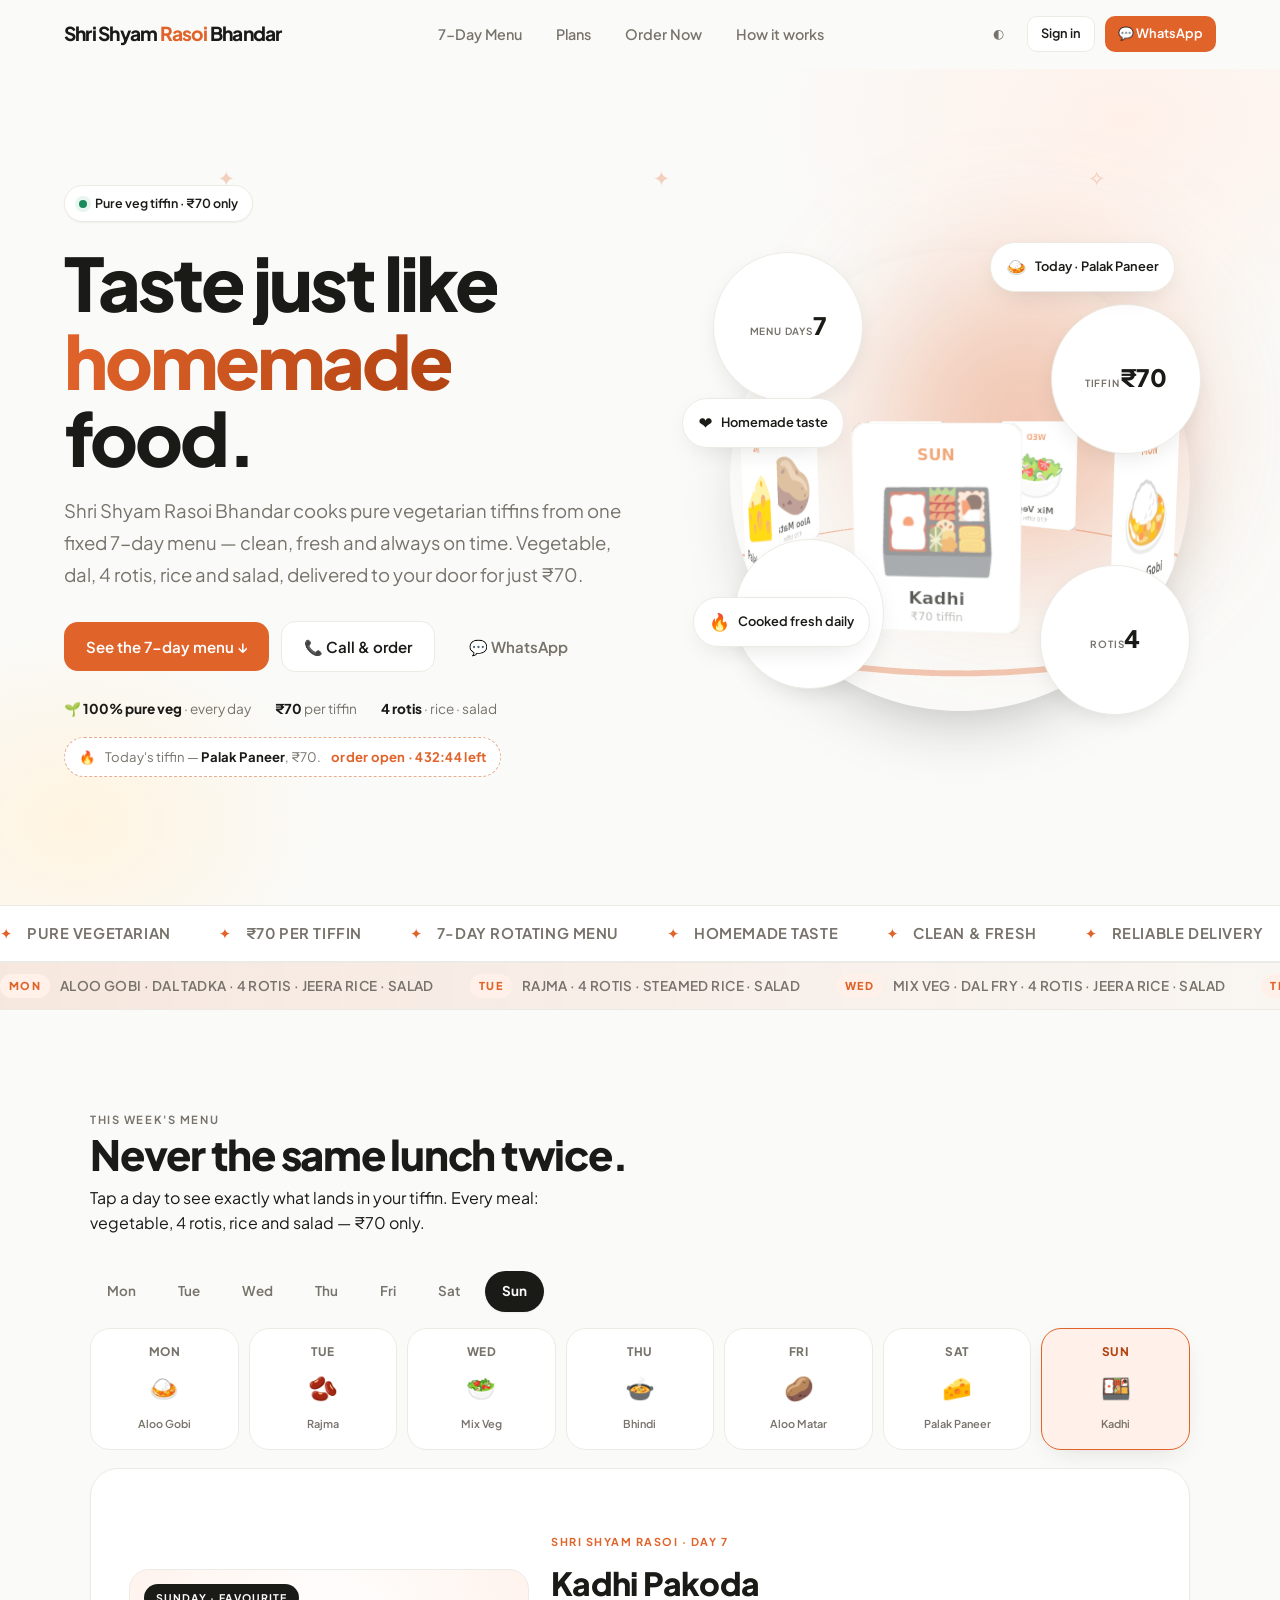
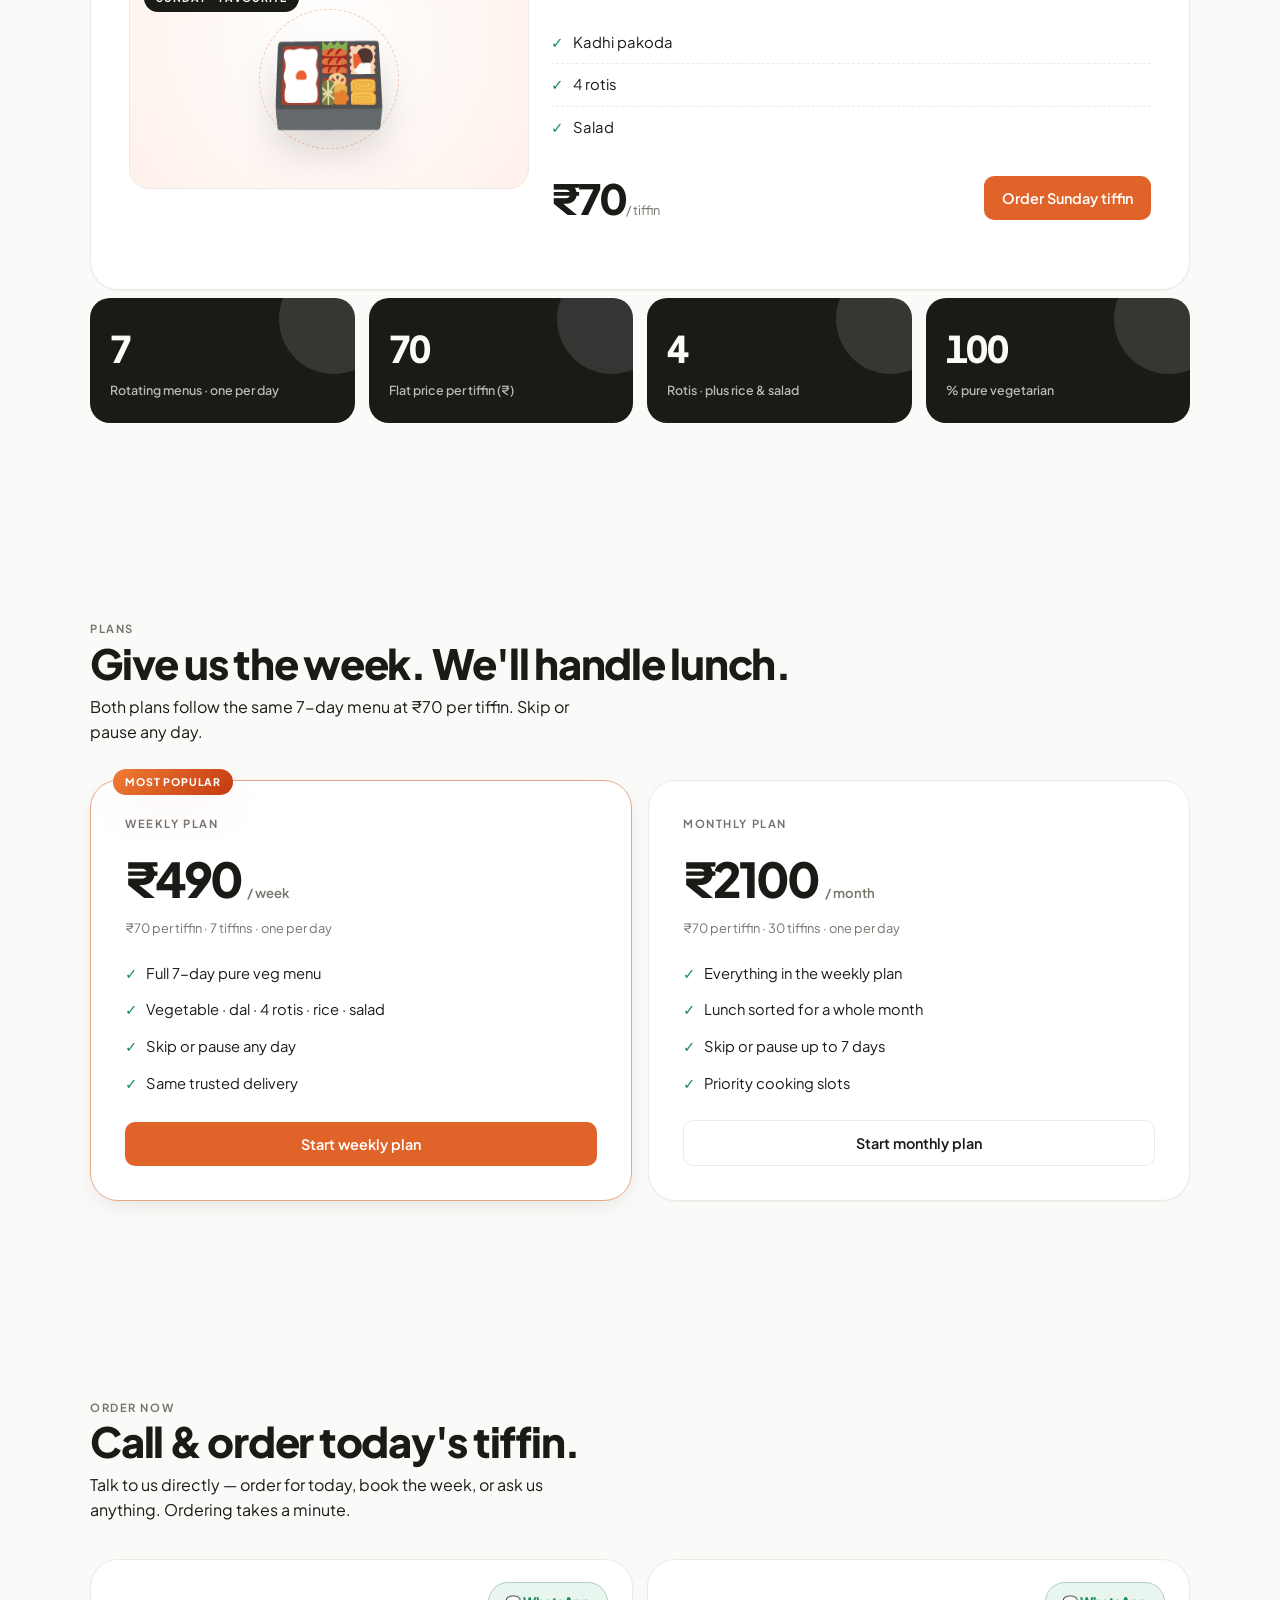
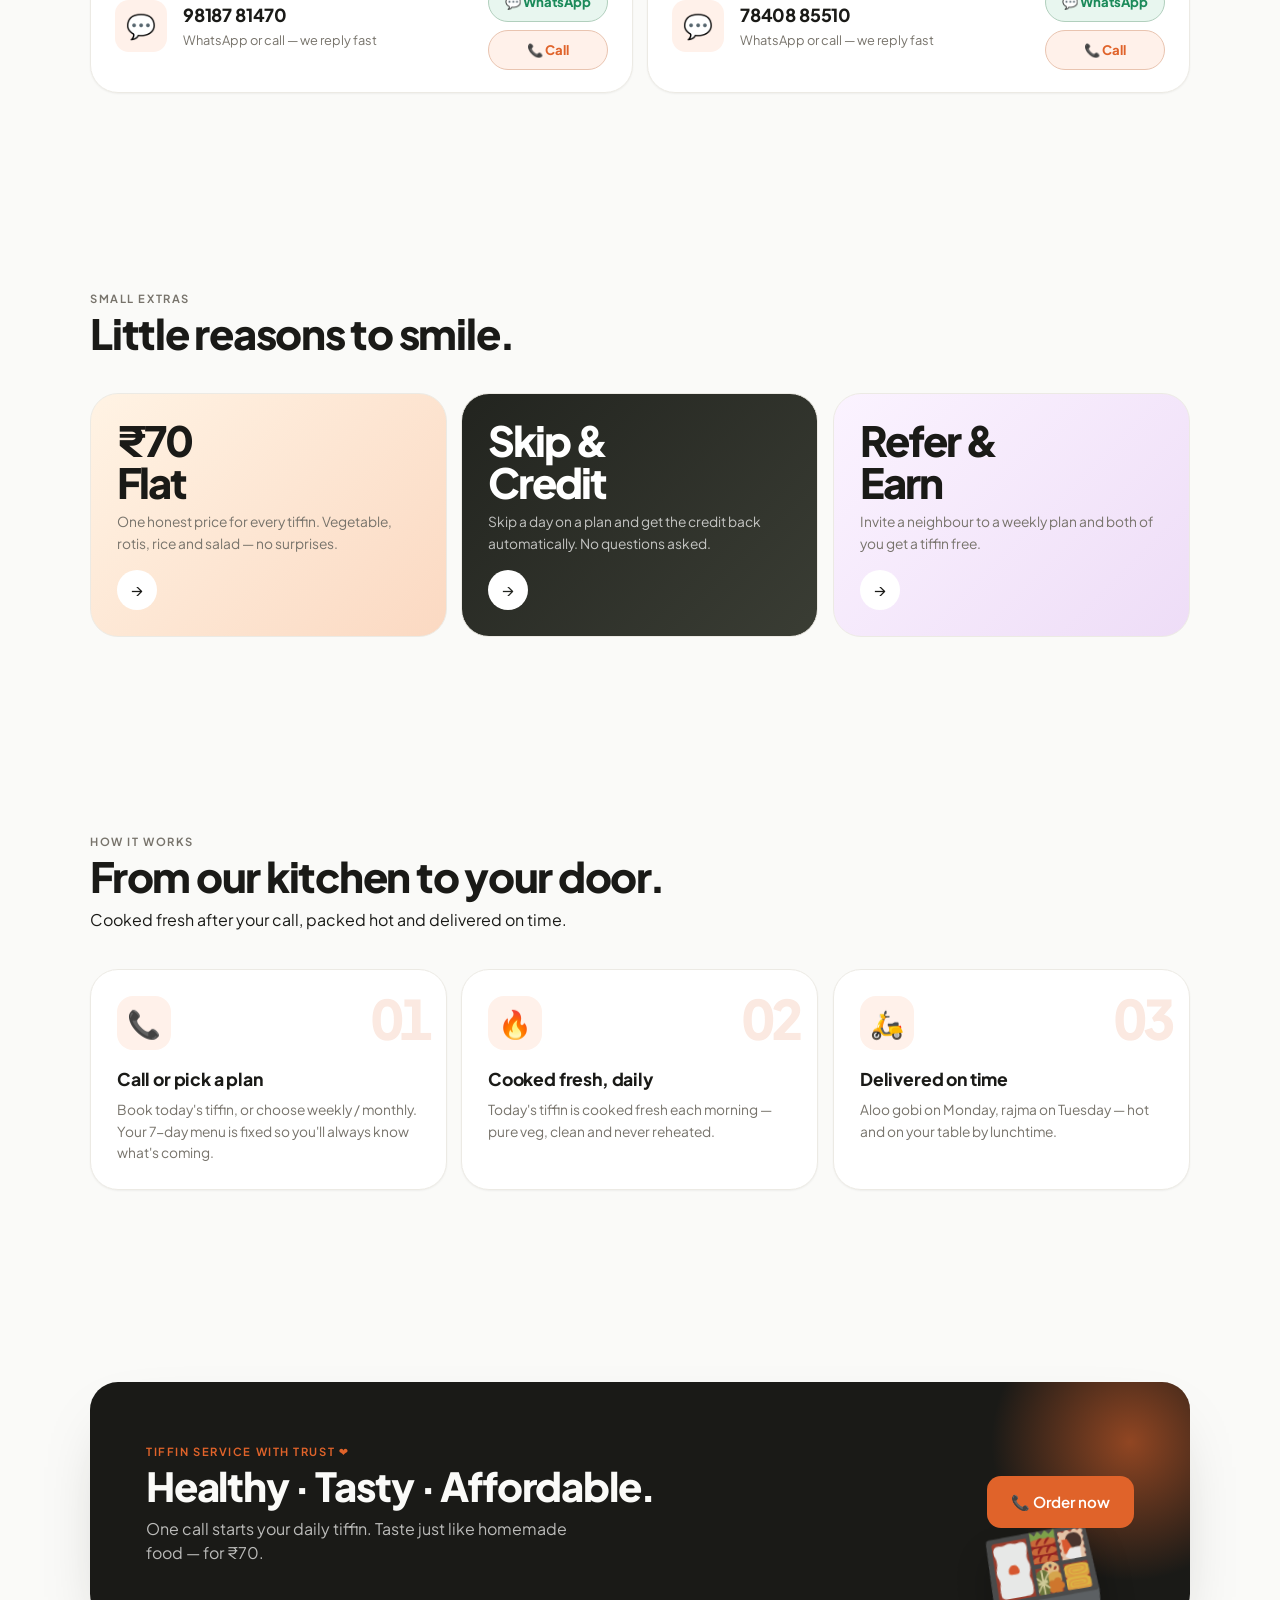
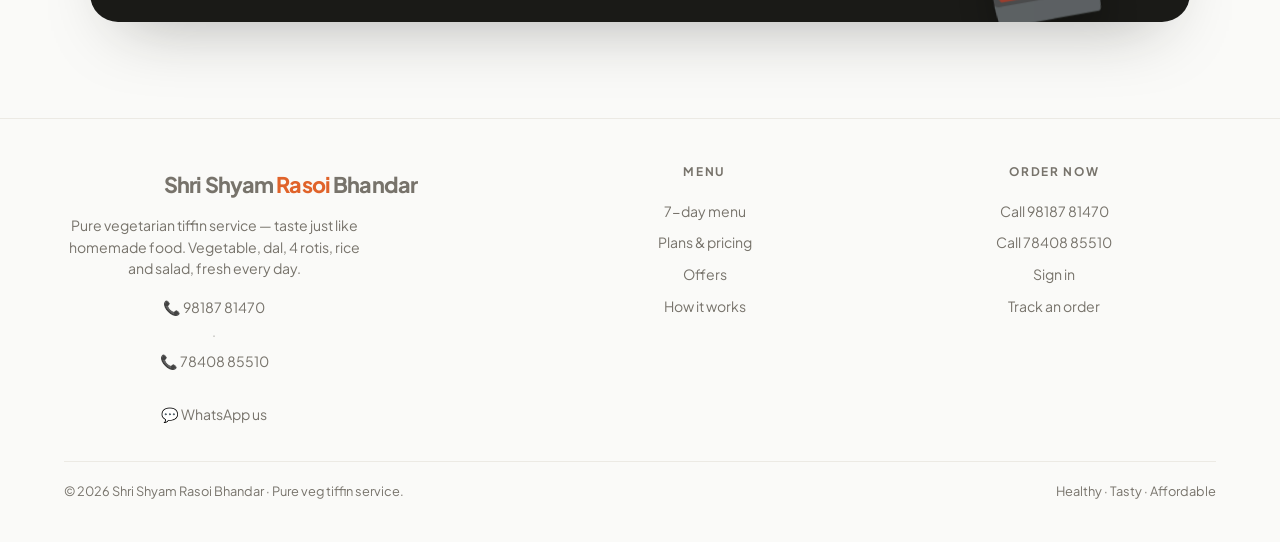
<file: index.html>
<!doctype html>
<html lang="en">
<head>
<meta charset="UTF-8"><meta name="viewport" content="width=device-width, initial-scale=1, viewport-fit=cover"><meta http-equiv="Cache-Control" content="no-store, must-revalidate"><meta http-equiv="Pragma" content="no-cache"><meta http-equiv="Expires" content="0">
<meta name="theme-color" content="#FAFAF8"><meta name="description" content="Shri Shyam Rasoi Bhandar — pure vegetarian tiffin service. ₹70 tiffins from a fixed 7-day menu (Aloo Gobi, Rajma, Mix Veg, Bhindi, Aloo Matar, Palak Paneer, Kadhi Pakoda). Taste just like homemade food.">
<title>Shri Shyam Rasoi Bhandar · Pure Veg Tiffin ₹70 · 7-Day Menu</title>
<link rel="preconnect" href="https://fonts.googleapis.com"><link rel="preconnect" href="https://fonts.gstatic.com" crossorigin>
<link href="https://fonts.googleapis.com/css2?family=Plus+Jakarta+Sans:wght@400;500;600;700;800&display=swap" rel="stylesheet">
  <link rel="stylesheet" href="assets/css/tokens.css?v=5"><link rel="stylesheet" href="assets/css/base.css?v=5"><link rel="stylesheet" href="assets/css/components.css?v=5"><link rel="stylesheet" href="assets/css/pages.css?v=5"><link rel="stylesheet" href="assets/css/home.css?v=5">
  <script type="module" src="assets/js/theme.js?v=5"></script><script type="module" src="assets/js/three/wheel.js?v=5"></script><script src="assets/js/enhancements.js?v=5" defer></script>
</head>
<body class="ck">
<div class="ck-splash" id="splash" aria-hidden="true">
  <div class="ck-splash__in">
    <span class="ck-splash__logo">🍱</span>
    <b>Shri Shyam <span>Rasoi</span> Bhandar</b>
    <small>freshly cooking… 🔥</small>
  </div>
</div>
<span class="ck-progress" id="progress" aria-hidden="true"></span>
<nav class="ck-nav">
  <a class="lp-brand" href="index.html">Shri Shyam <span>Rasoi</span> Bhandar</a>
  <div class="ck-nav__links" aria-label="On this page">
    <a href="#week">7-Day Menu</a><a href="#plans">Plans</a><a href="#order">Order Now</a><a href="#how">How it works</a>
  </div>
  <div class="ck-nav__cta">
    <button class="btn btn--quiet btn--sm" data-theme-toggle aria-label="Toggle theme">◐</button>
    <a class="btn btn--ghost btn--sm" href="login.html">Sign in</a>
    <a class="btn btn--primary btn--sm" href="https://wa.me/919818781470?text=Namaste%20%F0%9F%99%8F%20I%27d%20like%20to%20order%20today%27s%20tiffin.">💬 WhatsApp</a>
  </div>
</nav>

<main>
<!-- ================= HERO ================= -->
<section class="ck-hero">
  <div class="ck-hero__copy">
    <span class="ck-hero__badge"><span class="dot-ico" aria-hidden="true"></span> Pure veg tiffin · ₹70 only</span>
    <h1>Taste just like <em>homemade</em> food.</h1>
    <p class="lead">Shri Shyam Rasoi Bhandar cooks pure vegetarian tiffins from one fixed 7-day menu — clean, fresh and always on time. Vegetable, dal, 4 rotis, rice and salad, delivered to your door for just ₹70.</p>
    <div class="ck-hero__actions">
      <a class="btn btn--primary" href="#week">See the 7-day menu ↓</a>
      <a class="btn btn--ghost" href="tel:+919818781470">📞 Call &amp; order</a>
      <a class="btn btn--quiet" href="https://wa.me/919818781470?text=Namaste%20%F0%9F%99%8F%20I%27d%20like%20to%20order%20today%27s%20tiffin.">💬 WhatsApp</a>
    </div>
    <div class="ck-hero__rate">
      <span><b>🌱 100% pure veg</b> · every day</span>
      <span><b>₹70</b> per tiffin</span>
      <span><b>4 rotis</b> · rice · salad</span>
    </div>
    <div class="ck-hero__today"><i aria-hidden="true">🔥</i><span id="today-line">Today's tiffin is cooking…</span><span class="ck-cook-chip" id="cook-chip">opening soon</span></div>
  </div>

  <div class="ck-stage" aria-hidden="true">
    <span class="ck-stage__glow"></span>
    <div class="ck-stage__3d" id="stage3d" aria-hidden="true"></div>
    <div class="ck-stage__plate">
      <span class="ck-stage__emoji">🍱</span>
      <span class="ck-stage__cook"></span>
    </div>
    <div class="ck-stage__ring ck-ring-a"><span><small>menu days</small><b class="big">7</b></span></div>
    <div class="ck-stage__ring ck-ring-b"><span><small>tiffin</small><b class="big">₹70</b></span></div>
    <div class="ck-stage__ring ck-ring-c"><span><small>pure</small><b class="big">100%</b></span></div>
    <div class="ck-stage__ring ck-ring-d"><span><small>rotis</small><b class="big">4</b></span></div>
    <span class="ck-chip ck-chip--1"><i>🍛</i> Today · Aloo Gobi Special</span>
    <span class="ck-chip ck-chip--2"><i>🔥</i> Cooked fresh daily</span>
    <span class="ck-chip ck-chip--3"><i>❤️</i> Homemade taste</span>
  </div>
</section>

<!-- ================= TICKER ================= -->
<div class="ck-ticker" aria-hidden="true">
  <div class="ck-ticker__track">
    <span><i>✦</i> Pure vegetarian</span><span><i>✦</i> ₹70 per tiffin</span><span><i>✦</i> 7-day rotating menu</span><span><i>✦</i> Homemade taste</span><span><i>✦</i> Clean &amp; fresh</span><span><i>✦</i> Reliable delivery</span>
    <span><i>✦</i> Pure vegetarian</span><span><i>✦</i> ₹70 per tiffin</span><span><i>✦</i> 7-day rotating menu</span><span><i>✦</i> Homemade taste</span><span><i>✦</i> Clean &amp; fresh</span><span><i>✦</i> Reliable delivery</span>
  </div>
</div>
<div class="ck-ticker ck-ticker--days" aria-hidden="true">
  <div class="ck-ticker__track ck-ticker__track--rev">
    <span><i>MON</i> Aloo Gobi · Dal tadka · 4 rotis · Jeera rice · Salad</span>
    <span><i>TUE</i> Rajma · 4 rotis · Steamed rice · Salad</span>
    <span><i>WED</i> Mix Veg · Dal fry · 4 rotis · Jeera rice · Salad</span>
    <span><i>THU</i> Bhindi Masala · 4 rotis · Steamed rice · Salad</span>
    <span><i>FRI</i> Aloo Matar · Dal tadka · 4 rotis · Veg pulao · Salad</span>
    <span><i>SAT</i> Palak Paneer · 4 rotis · Jeera rice · Salad</span>
    <span><i>SUN</i> Kadhi Pakoda · 4 rotis · Salad</span>
    <span><i>MON</i> Aloo Gobi · Dal tadka · 4 rotis · Jeera rice · Salad</span>
    <span><i>TUE</i> Rajma · 4 rotis · Steamed rice · Salad</span>
    <span><i>WED</i> Mix Veg · Dal fry · 4 rotis · Jeera rice · Salad</span>
    <span><i>THU</i> Bhindi Masala · 4 rotis · Steamed rice · Salad</span>
    <span><i>FRI</i> Aloo Matar · Dal tadka · 4 rotis · Veg pulao · Salad</span>
    <span><i>SAT</i> Palak Paneer · 4 rotis · Jeera rice · Salad</span>
    <span><i>SUN</i> Kadhi Pakoda · 4 rotis · Salad</span>
  </div>
</div>

<!-- ================= WEEKLY MENU ================= -->
<section class="ck-section" id="week">
  <div class="ck-head">
    <div><span class="eyebrow">This week's menu</span><h2>Never the same lunch twice.</h2><p>Tap a day to see exactly what lands in your tiffin. Every meal: vegetable, 4 rotis, rice and salad — ₹70 only.</p></div>
  </div>

  <div class="ck-tabs" role="tablist" aria-label="7-day tiffin menu">
    <button class="ck-tab" data-day="1" role="tab">Mon</button>
    <button class="ck-tab" data-day="2" role="tab">Tue</button>
    <button class="ck-tab" data-day="3" role="tab">Wed</button>
    <button class="ck-tab" data-day="4" role="tab">Thu</button>
    <button class="ck-tab" data-day="5" role="tab">Fri</button>
    <button class="ck-tab" data-day="6" role="tab">Sat</button>
    <button class="ck-tab" data-day="7" role="tab">Sun</button>
  </div>

  <div class="ck-week-strip" role="tablist" aria-label="Jump to a day">
    <button class="ck-day-mini" data-day="1"><span class="d">Mon</span><span class="e">🍛</span><small>Aloo Gobi</small></button>
    <button class="ck-day-mini" data-day="2"><span class="d">Tue</span><span class="e">🫘</span><small>Rajma</small></button>
    <button class="ck-day-mini" data-day="3"><span class="d">Wed</span><span class="e">🥗</span><small>Mix Veg</small></button>
    <button class="ck-day-mini" data-day="4"><span class="d">Thu</span><span class="e">🍲</span><small>Bhindi</small></button>
    <button class="ck-day-mini" data-day="5"><span class="d">Fri</span><span class="e">🥔</span><small>Aloo Matar</small></button>
    <button class="ck-day-mini" data-day="6"><span class="d">Sat</span><span class="e">🧀</span><small>Palak Paneer</small></button>
    <button class="ck-day-mini" data-day="7"><span class="d">Sun</span><span class="e">🍱</span><small>Kadhi</small></button>
  </div>

  <div class="ck-panels">
    <article class="ck-panel" data-day="1">
      <div class="ck-panel__art"><span class="day-chip">Monday</span><span class="food">🍛</span></div>
      <div><span class="ck-dish__brand">Shri Shyam Rasoi · Day 1</span><h3>Aloo Gobi Special</h3>
        <ul class="ck-panel__list"><li>Aloo gobi</li><li>Dal tadka</li><li>4 rotis</li><li>Jeera rice</li><li>Salad</li></ul>
        <div class="ck-panel__foot"><span><span class="ck-panel__price">₹70</span><small class="per">/ tiffin</small></span>
        <a class="btn btn--primary" href="login.html">Order Monday tiffin</a></div></div>
    </article>
    <article class="ck-panel" data-day="2">
      <div class="ck-panel__art"><span class="day-chip">Tuesday</span><span class="food">🫘</span></div>
      <div><span class="ck-dish__brand">Shri Shyam Rasoi · Day 2</span><h3>Rajma</h3>
        <ul class="ck-panel__list"><li>Rajma</li><li>4 rotis</li><li>Steamed rice</li><li>Salad</li></ul>
        <div class="ck-panel__foot"><span><span class="ck-panel__price">₹70</span><small class="per">/ tiffin</small></span>
        <a class="btn btn--primary" href="login.html">Order Tuesday tiffin</a></div></div>
    </article>
    <article class="ck-panel" data-day="3">
      <div class="ck-panel__art"><span class="day-chip">Wednesday</span><span class="food">🥗</span></div>
      <div><span class="ck-dish__brand">Shri Shyam Rasoi · Day 3</span><h3>Mix Veg</h3>
        <ul class="ck-panel__list"><li>Mix veg</li><li>Dal fry</li><li>4 rotis</li><li>Jeera rice</li><li>Salad</li></ul>
        <div class="ck-panel__foot"><span><span class="ck-panel__price">₹70</span><small class="per">/ tiffin</small></span>
        <a class="btn btn--primary" href="login.html">Order Wednesday tiffin</a></div></div>
    </article>
    <article class="ck-panel" data-day="4">
      <div class="ck-panel__art"><span class="day-chip">Thursday</span><span class="food">🍲</span></div>
      <div><span class="ck-dish__brand">Shri Shyam Rasoi · Day 4</span><h3>Bhindi Masala</h3>
        <ul class="ck-panel__list"><li>Bhindi masala</li><li>4 rotis</li><li>Steamed rice</li><li>Salad</li></ul>
        <div class="ck-panel__foot"><span><span class="ck-panel__price">₹70</span><small class="per">/ tiffin</small></span>
        <a class="btn btn--primary" href="login.html">Order Thursday tiffin</a></div></div>
    </article>
    <article class="ck-panel" data-day="5">
      <div class="ck-panel__art"><span class="day-chip">Friday</span><span class="food">🥔</span></div>
      <div><span class="ck-dish__brand">Shri Shyam Rasoi · Day 5</span><h3>Aloo Matar Pulao</h3>
        <ul class="ck-panel__list"><li>Aloo matar</li><li>Dal tadka</li><li>4 rotis</li><li>Veg pulao</li><li>Salad</li></ul>
        <div class="ck-panel__foot"><span><span class="ck-panel__price">₹70</span><small class="per">/ tiffin</small></span>
        <a class="btn btn--primary" href="login.html">Order Friday tiffin</a></div></div>
    </article>
    <article class="ck-panel" data-day="6">
      <div class="ck-panel__art"><span class="day-chip">Saturday</span><span class="food">🧀</span></div>
      <div><span class="ck-dish__brand">Shri Shyam Rasoi · Day 6</span><h3>Palak Paneer</h3>
        <ul class="ck-panel__list"><li>Palak paneer</li><li>4 rotis</li><li>Jeera rice</li><li>Salad</li></ul>
        <div class="ck-panel__foot"><span><span class="ck-panel__price">₹70</span><small class="per">/ tiffin</small></span>
        <a class="btn btn--primary" href="login.html">Order Saturday tiffin</a></div></div>
    </article>
    <article class="ck-panel" data-day="7">
      <div class="ck-panel__art"><span class="day-chip">Sunday · Favourite</span><span class="food">🍱</span></div>
      <div><span class="ck-dish__brand">Shri Shyam Rasoi · Day 7</span><h3>Kadhi Pakoda</h3>
        <ul class="ck-panel__list"><li>Kadhi pakoda</li><li>4 rotis</li><li>Salad</li></ul>
        <div class="ck-panel__foot"><span><span class="ck-panel__price">₹70</span><small class="per">/ tiffin</small></span>
        <a class="btn btn--primary" href="login.html">Order Sunday tiffin</a></div></div>
    </article>
  </div>

  <div class="ck-stats">
    <div class="ck-stat"><b data-to="7">0</b><span>Rotating menus · one per day</span></div>
    <div class="ck-stat"><b data-to="70">0</b><span>Flat price per tiffin (₹)</span></div>
    <div class="ck-stat"><b data-to="4">0</b><span>Rotis · plus rice &amp; salad</span></div>
    <div class="ck-stat"><b data-to="100">0</b><span>% pure vegetarian</span></div>
  </div>
</section>

<!-- ================= PLANS ================= -->
<section class="ck-section" id="plans">
  <div class="ck-head">
    <div><span class="eyebrow">Plans</span><h2>Give us the week. We'll handle lunch.</h2><p>Both plans follow the same 7-day menu at ₹70 per tiffin. Skip or pause any day.</p></div>
  </div>
  <div class="ck-plans">
    <article class="ck-plan ck-plan--hot">
      <span class="ck-plan__badge">Most popular</span>
      <span class="eyebrow">Weekly plan</span>
      <div class="ck-plan__price">₹490<small>/ week</small></div>
      <p class="per muted">₹70 per tiffin · 7 tiffins · one per day</p>
      <ul><li>Full 7-day pure veg menu</li><li>Vegetable · dal · 4 rotis · rice · salad</li><li>Skip or pause any day</li><li>Same trusted delivery</li></ul>
      <a class="btn btn--primary" href="login.html">Start weekly plan</a>
    </article>
    <article class="ck-plan">
      <span class="eyebrow">Monthly plan</span>
      <div class="ck-plan__price">₹2100<small>/ month</small></div>
      <p class="per muted">₹70 per tiffin · 30 tiffins · one per day</p>
      <ul><li>Everything in the weekly plan</li><li>Lunch sorted for a whole month</li><li>Skip or pause up to 7 days</li><li>Priority cooking slots</li></ul>
      <a class="btn btn--ghost" href="login.html">Start monthly plan</a>
    </article>
  </div>
</section>

<!-- ================= CALL TO ORDER ================= -->
<section class="ck-section" id="order">
  <div class="ck-head">
    <div><span class="eyebrow">Order now</span><h2>Call &amp; order today's tiffin.</h2><p>Talk to us directly — order for today, book the week, or ask us anything. Ordering takes a minute.</p></div>
  </div>
  <div class="ck-order">
    <div class="ck-order__card">
      <span class="ck-order__ico">💬</span>
      <div><b>98187 81470</b><small>WhatsApp or call — we reply fast</small></div>
      <span class="ck-order__acts">
        <a class="ck-order__link ck-order__link--wa" href="https://wa.me/919818781470?text=Namaste%20%F0%9F%99%8F%20I%27d%20like%20to%20order%20today%27s%20tiffin.">💬 WhatsApp</a>
        <a class="ck-order__link" href="tel:+919818781470">📞 Call</a>
      </span>
    </div>
    <div class="ck-order__card">
      <span class="ck-order__ico">💬</span>
      <div><b>78408 85510</b><small>WhatsApp or call — we reply fast</small></div>
      <span class="ck-order__acts">
        <a class="ck-order__link ck-order__link--wa" href="https://wa.me/917848055510?text=Namaste%20%F0%9F%99%8F%20I%27d%20like%20to%20order%20today%27s%20tiffin.">💬 WhatsApp</a>
        <a class="ck-order__link" href="tel:+917848055510">📞 Call</a>
      </span>
    </div>
  </div>
</section>

<!-- ================= OFFERS ================= -->
<section class="ck-section" id="deals">
  <div class="ck-head">
    <div><span class="eyebrow">Small extras</span><h2>Little reasons to smile.</h2></div>
  </div>
  <div class="ck-offers">
    <article class="ck-offer ck-offer--a"><span class="big">₹70<br>Flat</span><p>One honest price for every tiffin. Vegetable, rotis, rice and salad — no surprises.</p><span class="arrow">→</span></article>
    <article class="ck-offer ck-offer--b"><span class="big">Skip &amp;<br>Credit</span><p>Skip a day on a plan and get the credit back automatically. No questions asked.</p><span class="arrow">→</span></article>
    <article class="ck-offer ck-offer--c"><span class="big">Refer &amp;<br>Earn</span><p>Invite a neighbour to a weekly plan and both of you get a tiffin free.</p><span class="arrow">→</span></article>
  </div>
</section>

<!-- ================= HOW ================= -->
<section class="ck-section" id="how">
  <div class="ck-head">
    <div><span class="eyebrow">How it works</span><h2>From our kitchen to your door.</h2><p>Cooked fresh after your call, packed hot and delivered on time.</p></div>
  </div>
  <div class="ck-steps">
    <article class="ck-step"><span class="num">01</span><div class="ck-step__ico">📞</div><h3>Call or pick a plan</h3><p>Book today's tiffin, or choose weekly / monthly. Your 7-day menu is fixed so you'll always know what's coming.</p></article>
    <article class="ck-step"><span class="num">02</span><div class="ck-step__ico">🔥</div><h3>Cooked fresh, daily</h3><p>Today's tiffin is cooked fresh each morning — pure veg, clean and never reheated.</p></article>
    <article class="ck-step"><span class="num">03</span><div class="ck-step__ico">🛵</div><h3>Delivered on time</h3><p>Aloo gobi on Monday, rajma on Tuesday — hot and on your table by lunchtime.</p></article>
  </div>
</section>

<!-- ================= CTA ================= -->
<section class="ck-section">
  <div class="ck-cta">
    <div><span class="eyebrow" style="color:var(--accent)">Tiffin service with trust ❤️</span><h2>Healthy · Tasty · Affordable.</h2><p>One call starts your daily tiffin. Taste just like homemade food — for ₹70.</p></div>
    <a class="btn btn--primary" href="tel:+919818781470">📞 Order now</a>
  </div>
</section>
</main>

<footer class="ck-foot">
  <div class="ck-foot__grid">
    <div class="ck-foot__brand">
      <a class="lp-brand" href="index.html">Shri Shyam <span>Rasoi</span> Bhandar</a>
      <p>Pure vegetarian tiffin service — taste just like homemade food. Vegetable, dal, 4 rotis, rice and salad, fresh every day.</p>
      <p style="margin-top:12px"><a href="tel:+919818781470">📞 98187 81470</a><span style="opacity:.5"> &nbsp;·&nbsp; </span><a href="tel:+917848055510">📞 78408 85510</a><br><a href="https://wa.me/919818781470?text=Namaste%20%F0%9F%99%8F%20I%27d%20like%20to%20order%20today%27s%20tiffin.">💬 WhatsApp us</a></p>
    </div>
    <div>
      <h4>Menu</h4>
      <a href="#week">7-day menu</a><a href="#plans">Plans &amp; pricing</a><a href="#deals">Offers</a><a href="#how">How it works</a>
    </div>
    <div>
      <h4>Order now</h4>
      <a href="tel:+919818781470">Call 98187 81470</a><a href="tel:+917848055510">Call 78408 85510</a><a href="login.html">Sign in</a><a href="login.html">Track an order</a>
    </div>
  </div>
  <div class="ck-foot__base"><span>© 2026 Shri Shyam Rasoi Bhandar · Pure veg tiffin service.</span><span>Healthy · Tasty · Affordable</span></div>
</footer>

<script>
(() => {
  (function splash() {
    if (matchMedia('(prefers-reduced-motion: reduce)').matches) return;
    const sp = document.getElementById('splash');
    if (!sp) return;
    const go = setTimeout(() => {
      sp.classList.add('done');
      setTimeout(() => sp.remove(), 500);
    }, 900);
    addEventListener('beforeunload', () => clearTimeout(go));
  })();
if (performance.getEntriesByType('navigation')[0]?.type === 'reload') {
      history.scrollRestoration = 'manual';
      const html = document.documentElement;
      const prev = html.style.scrollBehavior;
      html.style.scrollBehavior = 'auto';
      window.scrollTo(0, 0);
      html.style.scrollBehavior = prev;
    }
  const nav = document.querySelector('.ck-nav');
  const onScroll = () => nav.classList.toggle('is-stuck', scrollY > 10);
  addEventListener('scroll', onScroll, {passive:true}); onScroll();

  const reducedMotion = matchMedia('(prefers-reduced-motion: reduce)').matches;
  const finePointer = matchMedia('(pointer:fine)').matches;
  const progress = document.querySelector('#progress');
  const heroEl = document.querySelector('.ck-hero');
  const copy = document.querySelector('.ck-hero__copy');
  const stage = document.querySelector('.ck-stage');

  const h1 = document.querySelector('.ck-hero h1');
  if (h1 && !reducedMotion) {
    let wi = 0;
    [...h1.childNodes].forEach(c => {
      if (c.nodeType === 3) {
        const frag = document.createDocumentFragment();
        c.textContent.split(/(\s+)/).forEach(p => {
          if (!p.trim()) { frag.appendChild(document.createTextNode(p)); return; }
          const s = document.createElement('span'); s.className = 'rw';
          const n = document.createElement('span'); n.className = 'rw-in'; n.textContent = p;
          s.style.setProperty('--i', wi++); s.appendChild(n); frag.appendChild(s);
        });
        c.replaceWith(frag);
      } else if (c.nodeType === 1) {
        const s = document.createElement('span'); s.className = 'rw';
        const n = document.createElement('span'); n.className = 'rw-in';
        s.style.setProperty('--i', wi++); s.appendChild(n);
        c.replaceWith(s); n.appendChild(c);
      }
    });
    requestAnimationFrame(() => h1.classList.add('hero-in'));
  }
  let rafTick = false;
  const onMove = () => {
    if (rafTick) return; rafTick = true;
    requestAnimationFrame(() => {
      const max = document.documentElement.scrollHeight - innerHeight;
      if (progress) progress.style.transform = `scaleX(${max > 0 ? Math.min(1, scrollY / max) : 0})`;
      let p = 0;
      if (heroEl) { const top = heroEl.getBoundingClientRect().top; p = Math.min(1, Math.max(0, -top / innerHeight)); }
      if (copy) {
        if (reducedMotion) { copy.style.transform = ""; copy.style.opacity = ""; }
        else { copy.style.transform = `translateY(${p * 42}px)`; copy.style.opacity = `${1 - p * .7}`; }
      }
      if (stage && finePointer && !reducedMotion) stage.style.transform = `translateY(${-p * 26}px)`;
      rafTick = false;
    });
  };
  addEventListener('scroll', onMove, {passive:true});
  addEventListener('resize', () => { onMove(); moveGlide(); });
  onMove();

  const tabsWrap = document.querySelector('.ck-tabs');
  const glide = document.createElement('span');
  glide.className = 'ck-tab__glide';
  tabsWrap?.appendChild(glide);
  const moveGlide = () => {
    if (!glide || !tabsWrap) return;
    const on = tabsWrap.querySelector('.ck-tab.on');
    if (!on || matchMedia('(max-width:699px)').matches) { glide.style.opacity = '0'; return; }
    glide.style.opacity = '1';
    glide.style.left = `${on.offsetLeft}px`;
    glide.style.width = `${on.offsetWidth}px`;
  };

  const today = (new Date().getDay() + 6) % 7 + 1;
  const tabs = [...document.querySelectorAll('.ck-tab')];
  const minis = [...document.querySelectorAll('.ck-day-mini')];
  const panels = [...document.querySelectorAll('.ck-panel')];

  const setMenuUI = day => {
    tabs.forEach(t => { const on = +t.dataset.day === day; t.classList.toggle('on', on); t.setAttribute('aria-selected', on); });
    minis.forEach(m => m.classList.toggle('on', +m.dataset.day === day));
    moveGlide();
    window.__rasoi3d?.select(day);
  };
  const showPanel = day => panels.forEach(p => { p.hidden = +p.dataset.day !== day; p.style.zIndex = ''; });
  const activate = day => { setMenuUI(day); showPanel(day); };

  const panelOf = d => panels.find(x => +x.dataset.day === d);
  const SHOW_MS = 2000, TRANS_MS = 1400;
  let current = today, cycleTimer = null, flipTimer = null, animating = false;

  const cleanFlip = () => {
    clearTimeout(flipTimer); flipTimer = null;
    panels.forEach(p => { p.classList.remove('ck-disk-out', 'ck-disk-in'); p.style.zIndex = ''; });
  };
  const onPick = day => {
    cleanFlip();
    setMenuUI(day); showPanel(day);
    current = day; animating = false;
    startCycle();
  };

  const advance = () => {
    if (animating || document.hidden) return;
    const from = current, to = from === 7 ? 1 : from + 1;
    const cur = panelOf(from), nxt = panelOf(to);
    if (!cur || !nxt) return;
    setMenuUI(to);
    animating = true;
    panels.forEach(p => { p.hidden = (p !== cur && p !== nxt); });
    cur.style.zIndex = '1';
    nxt.style.zIndex = '2';
    cur.classList.add('ck-disk-out');
    nxt.classList.add('ck-disk-in');
    flipTimer = setTimeout(() => {
      flipTimer = null;
      cur.hidden = true;
      cur.classList.remove('ck-disk-out');
      nxt.classList.remove('ck-disk-in');
      cur.style.zIndex = ''; nxt.style.zIndex = '';
      current = to;
      animating = false;
    }, TRANS_MS + 60);
  };

  const fire = () => { advance(); arm(); };
  const arm = () => { if (!document.hidden) cycleTimer = setTimeout(fire, SHOW_MS + TRANS_MS); };
  const startCycle = () => { if (cycleTimer || document.hidden) return; cycleTimer = setTimeout(fire, SHOW_MS); };
  const stopCycle = () => { if (cycleTimer) { clearTimeout(cycleTimer); cycleTimer = null; } };

  [...tabs, ...minis].forEach(el => el.onclick = () => {
    const day = +el.dataset.day;
    onPick(day);
    const p = panelOf(day);
    if (p) p.scrollIntoView({behavior:"smooth", block:"center"});
  });
  document.addEventListener('rasoi:daypick', e => {
    const day = +e.detail.day;
    onPick(day);
    const p = panelOf(day);
    if (p) p.scrollIntoView({behavior:"smooth", block:"center"});
  });
  const menuHost = document.querySelector('.ck-panels');
  if (menuHost) {
    menuHost.addEventListener('pointerenter', stopCycle);
    menuHost.addEventListener('pointerleave', startCycle);
  }
  document.addEventListener('visibilitychange', () => document.hidden ? stopCycle() : startCycle());
  activate(today);
  startCycle();

  const chips = [...document.querySelectorAll('.ck-chip--1')];
  const chip = document.querySelector('.ck-chip--1');
  if (chip) {
    const p = panels.find(x => +x.dataset.day === today);
    if (p) chip.innerHTML = `<i>🍛</i> Today · ${p.querySelector('h3').textContent}`;
  }

  const todayLine = document.querySelector('#today-line');
  const cookChip = document.querySelector('#cook-chip');
  if (todayLine && cookChip) {
    const panel = panels.find(x => +x.dataset.day === today);
    const CUTOFF_HOUR = 10, CUTOFF_MIN = 30;
    const pad = n => String(n).padStart(2, "0");
    const tickCountdown = () => {
      const now = new Date();
      const cutoff = new Date(now); cutoff.setHours(CUTOFF_HOUR, CUTOFF_MIN, 0, 0);
      const seconds = Math.round((cutoff - now) / 1000);
      if (seconds > 0) {
        const m = Math.floor(seconds / 60), s = seconds % 60;
        cookChip.textContent = `order open · ${pad(m)}:${pad(s)} left`;
        cookChip.classList.add("pulse");
      } else {
        cookChip.textContent = "closed for today · tomorrow: new dish";
        cookChip.classList.remove("pulse");
      }
    };
    if (panel) {
      todayLine.innerHTML = `Today's tiffin — <b>${panel.querySelector('h3').textContent}</b>, ₹70.`;
      setInterval(tickCountdown, 1000);
      tickCountdown();
    }
  }

  const nums = [...document.querySelectorAll('.ck-stat b')];
  const fmt = (v, dec) => v.toLocaleString('en-IN', {minimumFractionDigits:dec, maximumFractionDigits:dec});
  if (matchMedia('(prefers-reduced-motion: reduce)').matches) {
    nums.forEach(el => el.textContent = fmt(+el.dataset.to, +el.dataset.to % 1 !== 0 ? 1 : 0));
  } else {
    const io = new IntersectionObserver(entries => entries.forEach(x => {
      if (!x.isIntersecting) return;
      io.unobserve(x.target);
      const el = x.target, target = +el.dataset.to, dec = target % 1 !== 0 ? 1 : 0, dur = 1200, t0 = performance.now();
      const tick = now => {
        const p = Math.min(1, (now - t0) / dur);
        el.textContent = fmt(target * (1 - Math.pow(1 - p, 3)), dec);
        if (p < 1) requestAnimationFrame(tick);
      };
      requestAnimationFrame(tick);
    }), {threshold:.5});
    nums.forEach(el => io.observe(el));
  }
})();
</script>
</body>
</html>
</file>
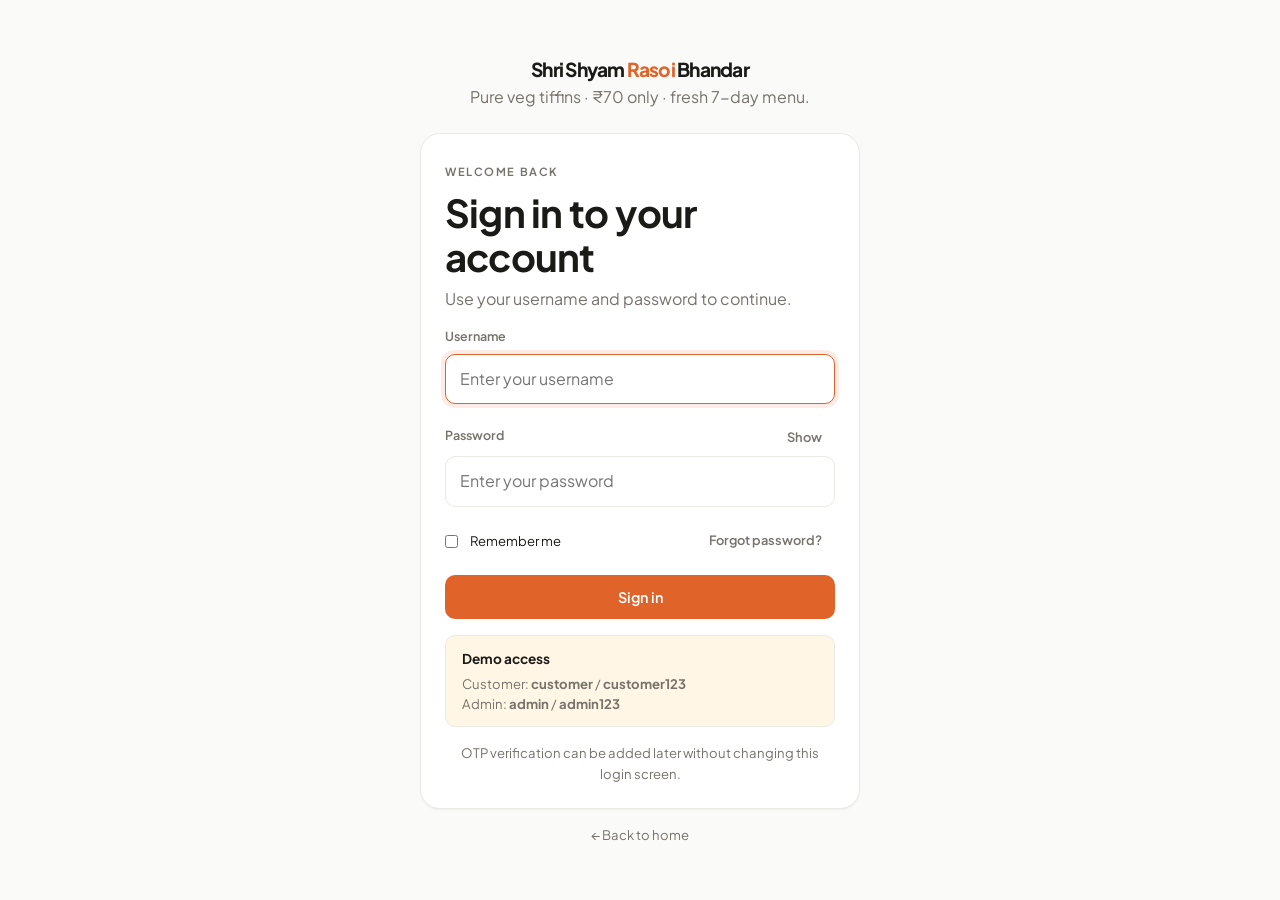
<file: login.html>
<!doctype html>
<html lang="en">
<head>
<meta charset="UTF-8">
<meta name="viewport" content="width=device-width, initial-scale=1, viewport-fit=cover">
<meta name="theme-color" content="#FAFAF8">
<title>Sign in · Shri Shyam Rasoi</title>
<link rel="preconnect" href="https://fonts.googleapis.com"><link rel="preconnect" href="https://fonts.gstatic.com" crossorigin>
<link href="https://fonts.googleapis.com/css2?family=Plus+Jakarta+Sans:wght@400;500;600;700;800&display=swap" rel="stylesheet">
<link rel="stylesheet" href="assets/css/tokens.css">
<link rel="stylesheet" href="assets/css/base.css">
<link rel="stylesheet" href="assets/css/components.css">
<link rel="stylesheet" href="assets/css/pages.css">
<script type="module" src="assets/js/theme.js"></script>
</head>
<body>
<main class="auth">
<section class="auth__box stack">
  <div class="auth__brand">
    <a class="lp-brand" href="index.html">Shri Shyam <span>Rasoi</span> Bhandar</a>
    <p class="muted">Pure veg tiffins · ₹70 only · fresh 7-day menu.</p>
  </div>

  <div class="card card--lg stack">
    <div class="stack-sm">
      <span class="eyebrow">Welcome back</span>
      <h1>Sign in to your account</h1>
      <p class="muted">Use your username and password to continue.</p>
    </div>

    <form id="login-form" class="stack" novalidate>
      <div class="field">
        <label for="username">Username</label>
        <input id="username" class="input" name="username"
               autocomplete="username" maxlength="50"
               placeholder="Enter your username" required autofocus>
      </div>

      <div class="field">
        <div class="between">
          <label for="password">Password</label>
          <button id="toggle-password" class="btn btn--quiet btn--sm"
                  type="button" aria-label="Show password">Show</button>
        </div>
        <input id="password" class="input" name="password"
               type="password" autocomplete="current-password"
               maxlength="128" placeholder="Enter your password" required>
      </div>

      <div class="between wrap">
        <label class="row small">
          <input id="remember" type="checkbox">
          <span>Remember me</span>
        </label>
        <button id="forgot" class="btn btn--quiet btn--sm" type="button">
          Forgot password?
        </button>
      </div>

      <button id="login" class="btn btn--primary btn--block" type="submit">
        Sign in
      </button>
    </form>

    <div class="notice">
      <strong>Demo access</strong>
      <p class="small muted" style="margin:4px 0 0">
        Customer: <b>customer</b> / <b>customer123</b><br>
        Admin: <b>admin</b> / <b>admin123</b>
      </p>
    </div>

    <p class="small muted" style="text-align:center">
      OTP verification can be added later without changing this login screen.
    </p>
  </div>

  <p class="small muted" style="text-align:center">
    <a href="index.html">← Back to home</a>
  </p>
</section>
</main>

<div id="toasts"></div>
<script type="module" src="assets/js/pages/login.js?v=3"></script>
</body>
</html>
</file>
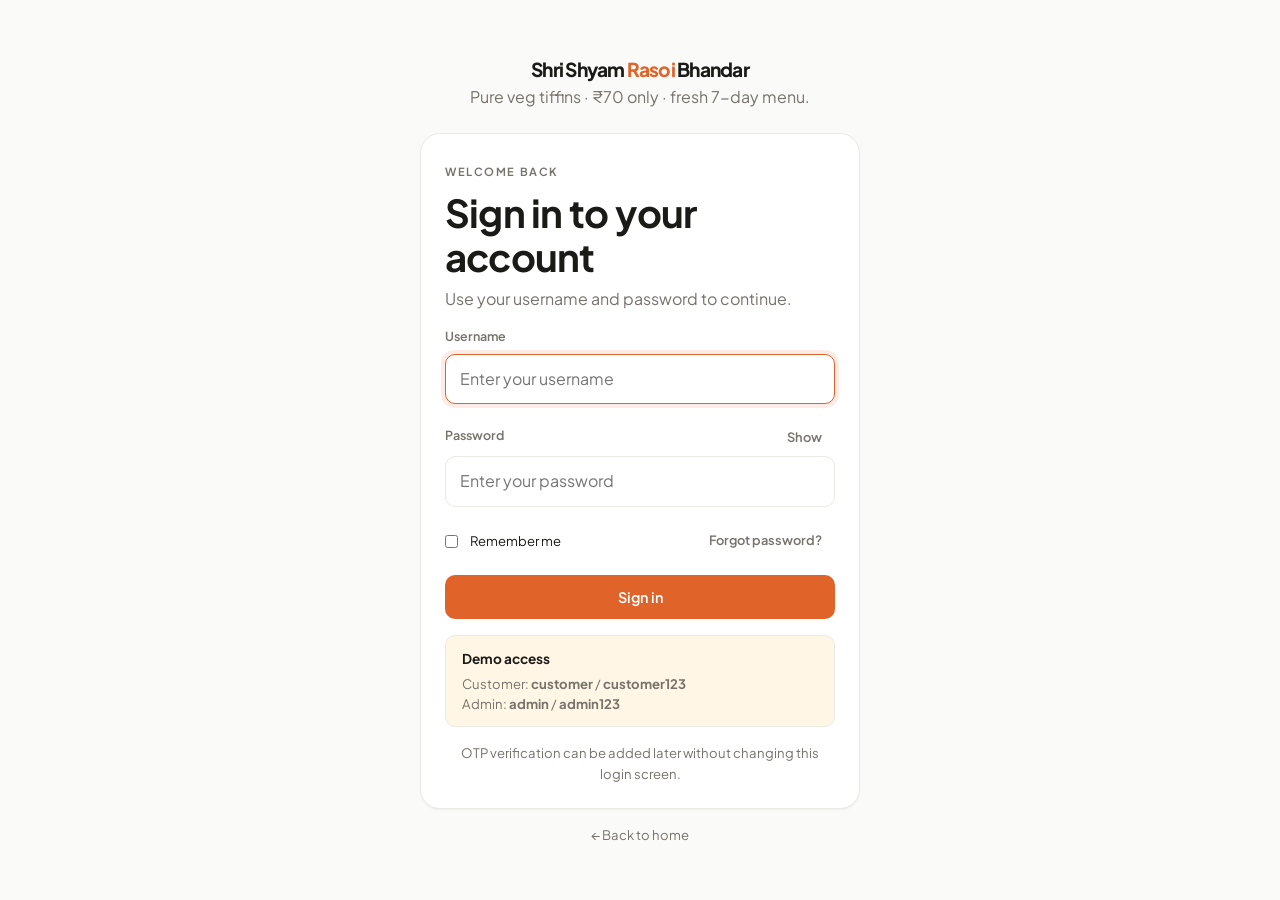
<file: admin/customers.html>
<!doctype html>
<html lang="en">
<head>
<meta charset="UTF-8">
<meta name="viewport" content="width=device-width, initial-scale=1, viewport-fit=cover">
<meta name="theme-color" content="#FAFAF8">
<title>Shri Shyam Rasoi · Tiffin Service</title>
<link rel="preconnect" href="https://fonts.googleapis.com"><link rel="preconnect" href="https://fonts.gstatic.com" crossorigin>
<link href="https://fonts.googleapis.com/css2?family=Plus+Jakarta+Sans:wght@400;500;600;700;800&display=swap" rel="stylesheet">
<link rel="stylesheet" href="../assets/css/tokens.css">
<link rel="stylesheet" href="../assets/css/base.css">
<link rel="stylesheet" href="../assets/css/layout.css">
<link rel="stylesheet" href="../assets/css/components.css">
<link rel="stylesheet" href="../assets/css/pages.css">
<link rel="stylesheet" href="../assets/css/app.css">
<script type="module" src="../assets/js/theme.js"></script><script src="../assets/js/enhancements.js" defer></script>
</head>
<body data-page="customers" data-admin="true">
<div id="app"></div>
<script type="module" src="../assets/js/app.js"></script>
</body>
</html>
</file>
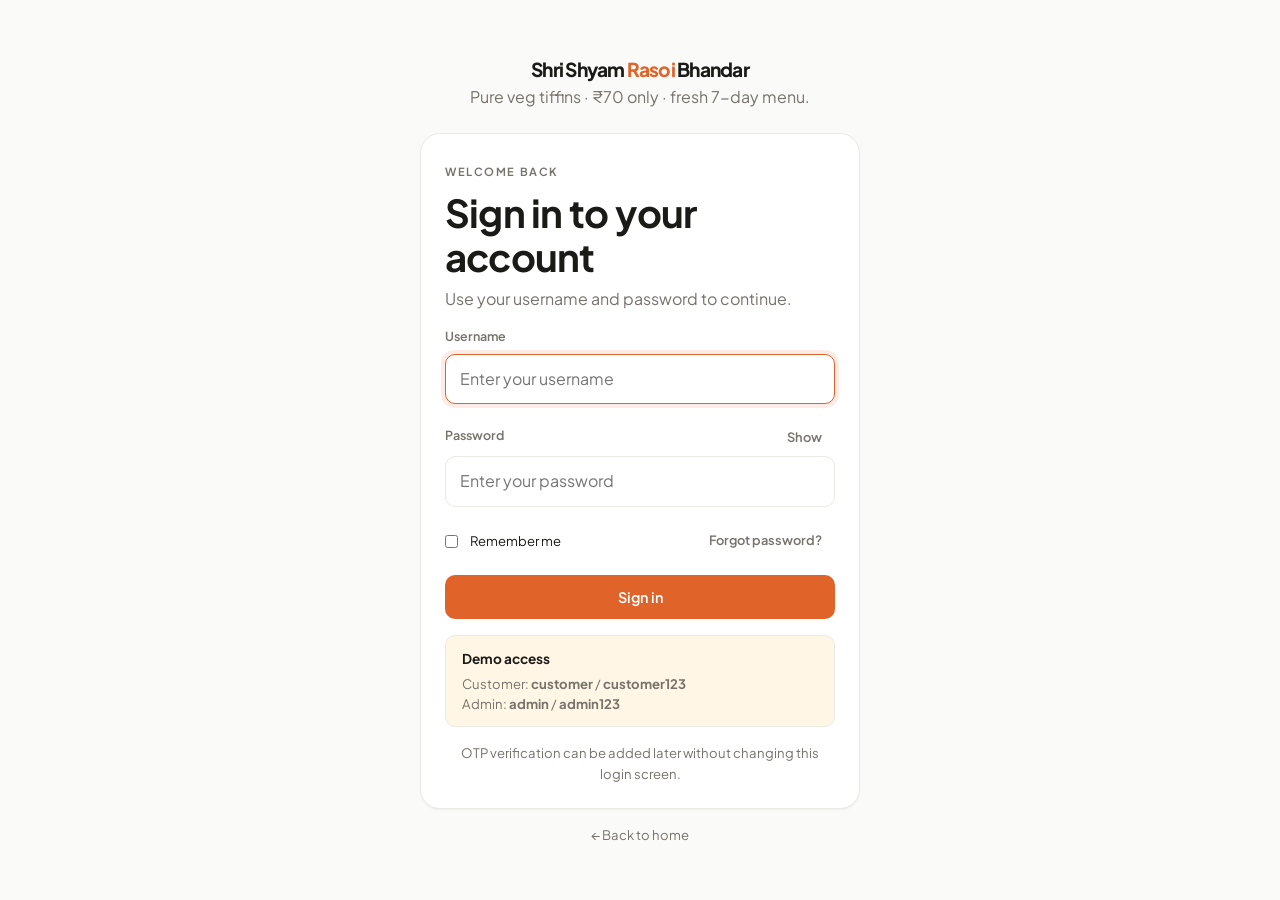
<file: admin/dashboard.html>
<!doctype html>
<html lang="en">
<head>
<meta charset="UTF-8">
<meta name="viewport" content="width=device-width, initial-scale=1, viewport-fit=cover">
<meta name="theme-color" content="#FAFAF8">
<title>Shri Shyam Rasoi · Tiffin Service</title>
<link rel="preconnect" href="https://fonts.googleapis.com"><link rel="preconnect" href="https://fonts.gstatic.com" crossorigin>
<link href="https://fonts.googleapis.com/css2?family=Plus+Jakarta+Sans:wght@400;500;600;700;800&display=swap" rel="stylesheet">
<link rel="stylesheet" href="../assets/css/tokens.css">
<link rel="stylesheet" href="../assets/css/base.css">
<link rel="stylesheet" href="../assets/css/layout.css">
<link rel="stylesheet" href="../assets/css/components.css">
<link rel="stylesheet" href="../assets/css/pages.css">
<link rel="stylesheet" href="../assets/css/app.css">
<script type="module" src="../assets/js/theme.js"></script><script src="../assets/js/enhancements.js" defer></script>
</head>
<body data-page="dashboard" data-admin="true">
<div id="app"></div>
<script type="module" src="../assets/js/app.js"></script>
</body>
</html>
</file>
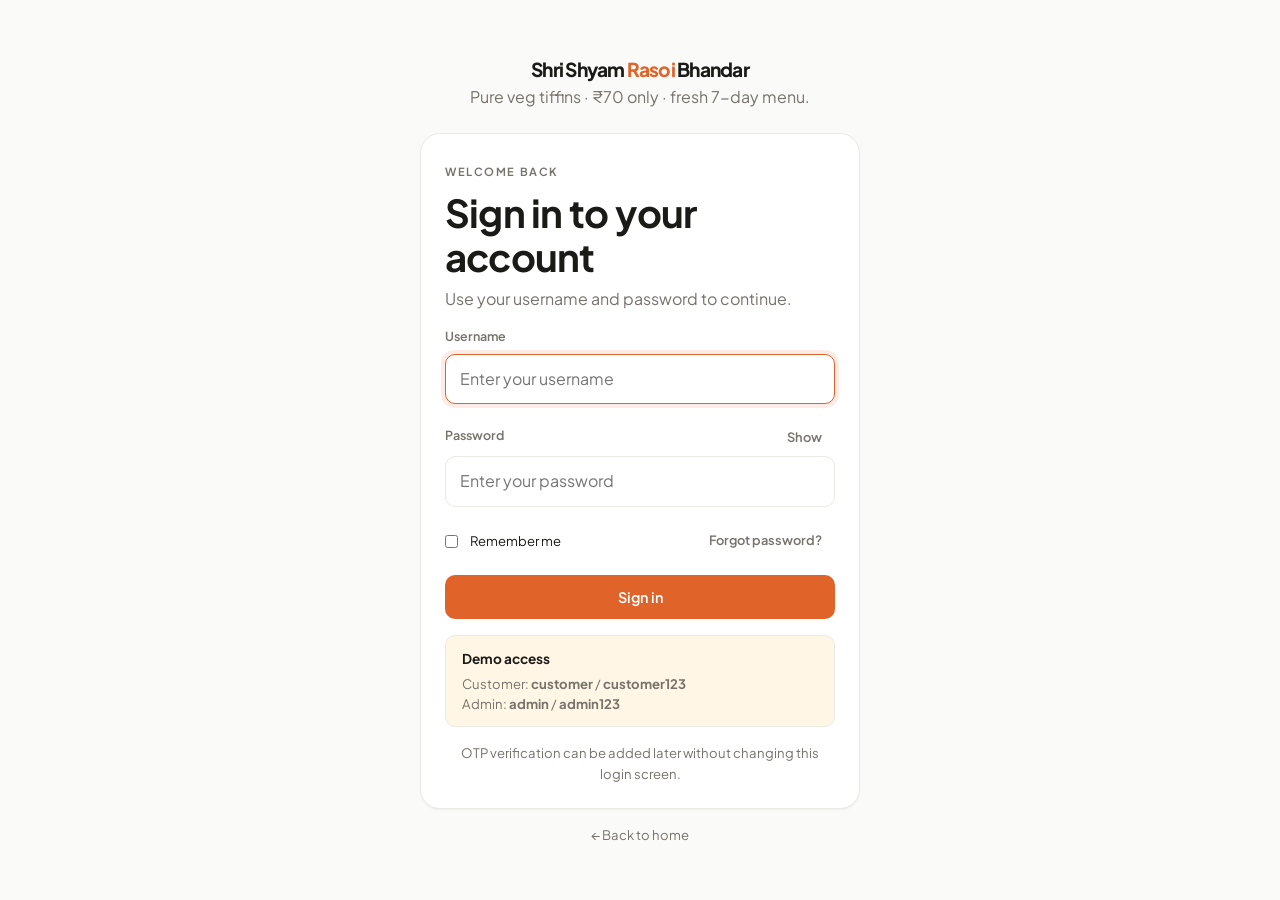
<file: admin/menu.html>
<!doctype html>
<html lang="en">
<head>
<meta charset="UTF-8">
<meta name="viewport" content="width=device-width, initial-scale=1, viewport-fit=cover">
<meta name="theme-color" content="#FAFAF8">
<title>Shri Shyam Rasoi · Tiffin Service</title>
<link rel="preconnect" href="https://fonts.googleapis.com"><link rel="preconnect" href="https://fonts.gstatic.com" crossorigin>
<link href="https://fonts.googleapis.com/css2?family=Plus+Jakarta+Sans:wght@400;500;600;700;800&display=swap" rel="stylesheet">
<link rel="stylesheet" href="../assets/css/tokens.css">
<link rel="stylesheet" href="../assets/css/base.css">
<link rel="stylesheet" href="../assets/css/layout.css">
<link rel="stylesheet" href="../assets/css/components.css">
<link rel="stylesheet" href="../assets/css/pages.css">
<link rel="stylesheet" href="../assets/css/app.css">
<script type="module" src="../assets/js/theme.js"></script><script src="../assets/js/enhancements.js" defer></script>
</head>
<body data-page="menu" data-admin="true">
<div id="app"></div>
<script type="module" src="../assets/js/app.js"></script>
</body>
</html>
</file>
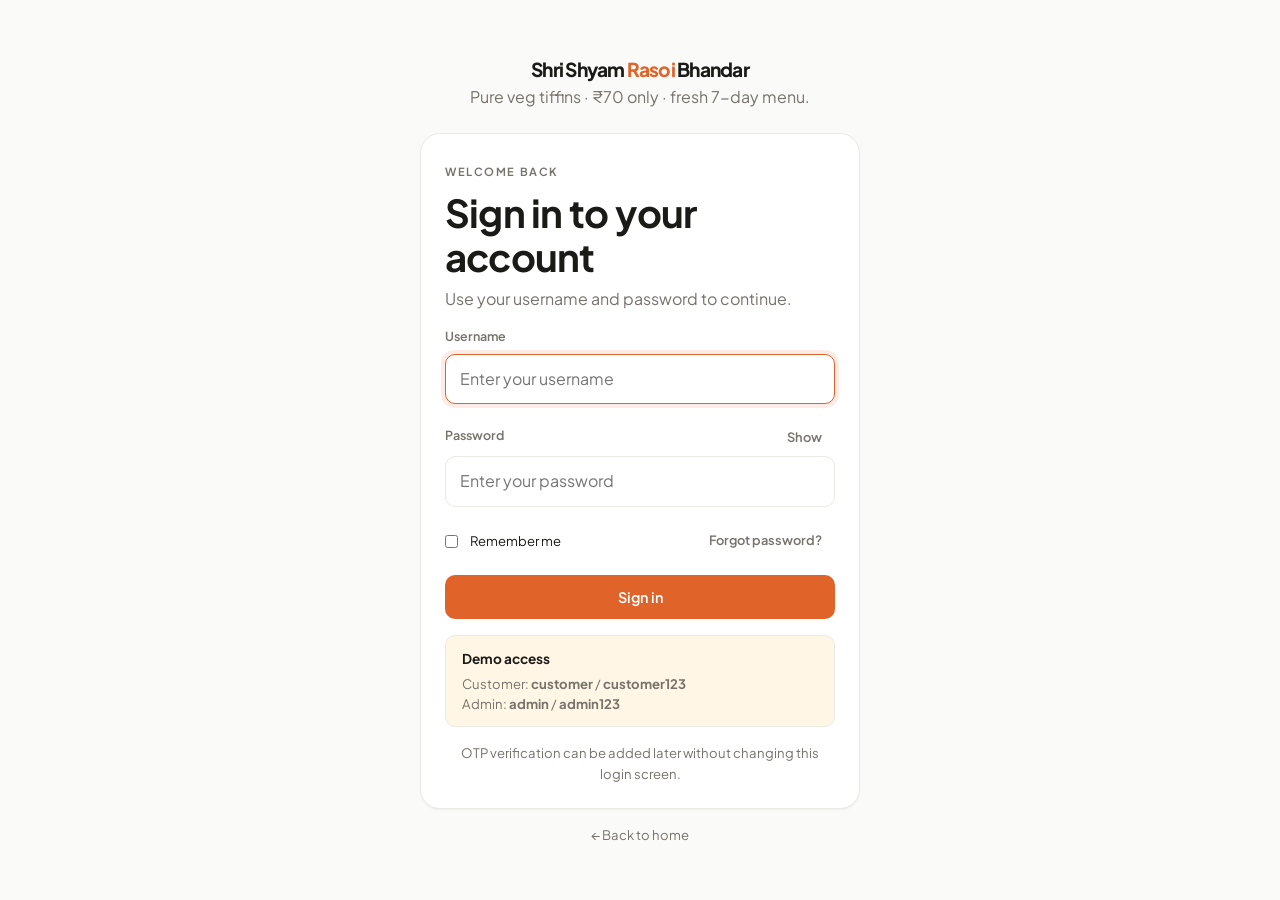
<file: admin/orders.html>
<!doctype html>
<html lang="en">
<head>
<meta charset="UTF-8">
<meta name="viewport" content="width=device-width, initial-scale=1, viewport-fit=cover">
<meta name="theme-color" content="#FAFAF8">
<title>Shri Shyam Rasoi · Tiffin Service</title>
<link rel="preconnect" href="https://fonts.googleapis.com"><link rel="preconnect" href="https://fonts.gstatic.com" crossorigin>
<link href="https://fonts.googleapis.com/css2?family=Plus+Jakarta+Sans:wght@400;500;600;700;800&display=swap" rel="stylesheet">
<link rel="stylesheet" href="../assets/css/tokens.css">
<link rel="stylesheet" href="../assets/css/base.css">
<link rel="stylesheet" href="../assets/css/layout.css">
<link rel="stylesheet" href="../assets/css/components.css">
<link rel="stylesheet" href="../assets/css/pages.css">
<link rel="stylesheet" href="../assets/css/app.css">
<script type="module" src="../assets/js/theme.js"></script><script src="../assets/js/enhancements.js" defer></script>
</head>
<body data-page="orders" data-admin="true">
<div id="app"></div>
<script type="module" src="../assets/js/app.js"></script>
</body>
</html>
</file>
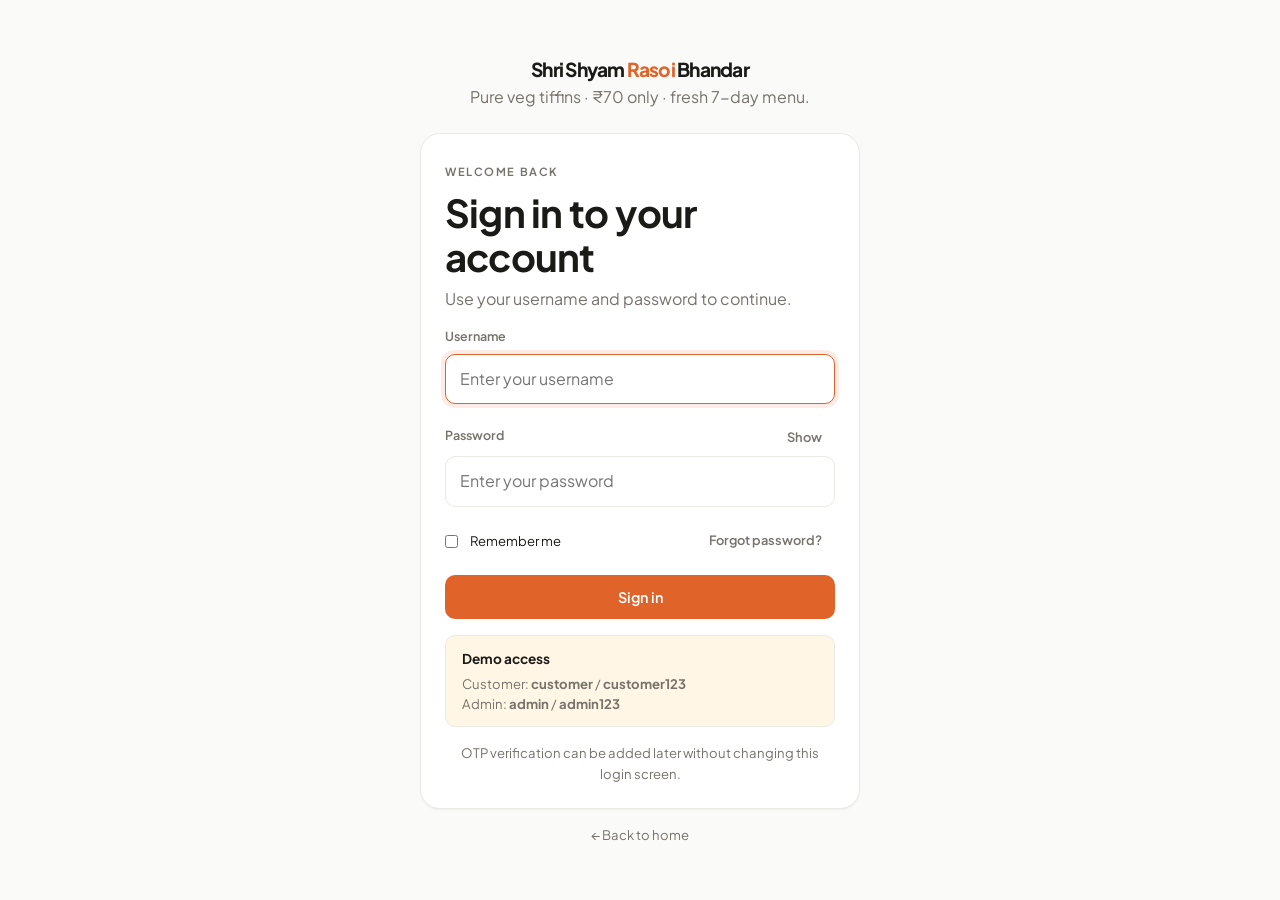
<file: app/dashboard.html>
﻿<!doctype html>
<html lang="en">
<head>
<meta charset="UTF-8">
<meta name="viewport" content="width=device-width, initial-scale=1, viewport-fit=cover">
<meta name="theme-color" content="#FAFAF8">
<title>Shri Shyam Rasoi · Tiffin Service</title>
<link rel="preconnect" href="https://fonts.googleapis.com"><link rel="preconnect" href="https://fonts.gstatic.com" crossorigin>
<link href="https://fonts.googleapis.com/css2?family=Plus+Jakarta+Sans:wght@400;500;600;700;800&display=swap" rel="stylesheet">
<link rel="stylesheet" href="../assets/css/tokens.css">
<link rel="stylesheet" href="../assets/css/base.css">
<link rel="stylesheet" href="../assets/css/layout.css">
<link rel="stylesheet" href="../assets/css/components.css">
<link rel="stylesheet" href="../assets/css/pages.css">
<link rel="stylesheet" href="../assets/css/app.css">
<script type="module" src="../assets/js/theme.js"></script><script src="../assets/js/enhancements.js" defer></script>
</head>
<body data-page="dashboard">
<div id="app"></div>
<script type="module" src="../assets/js/app.js"></script>
</body>
</html>
</file>
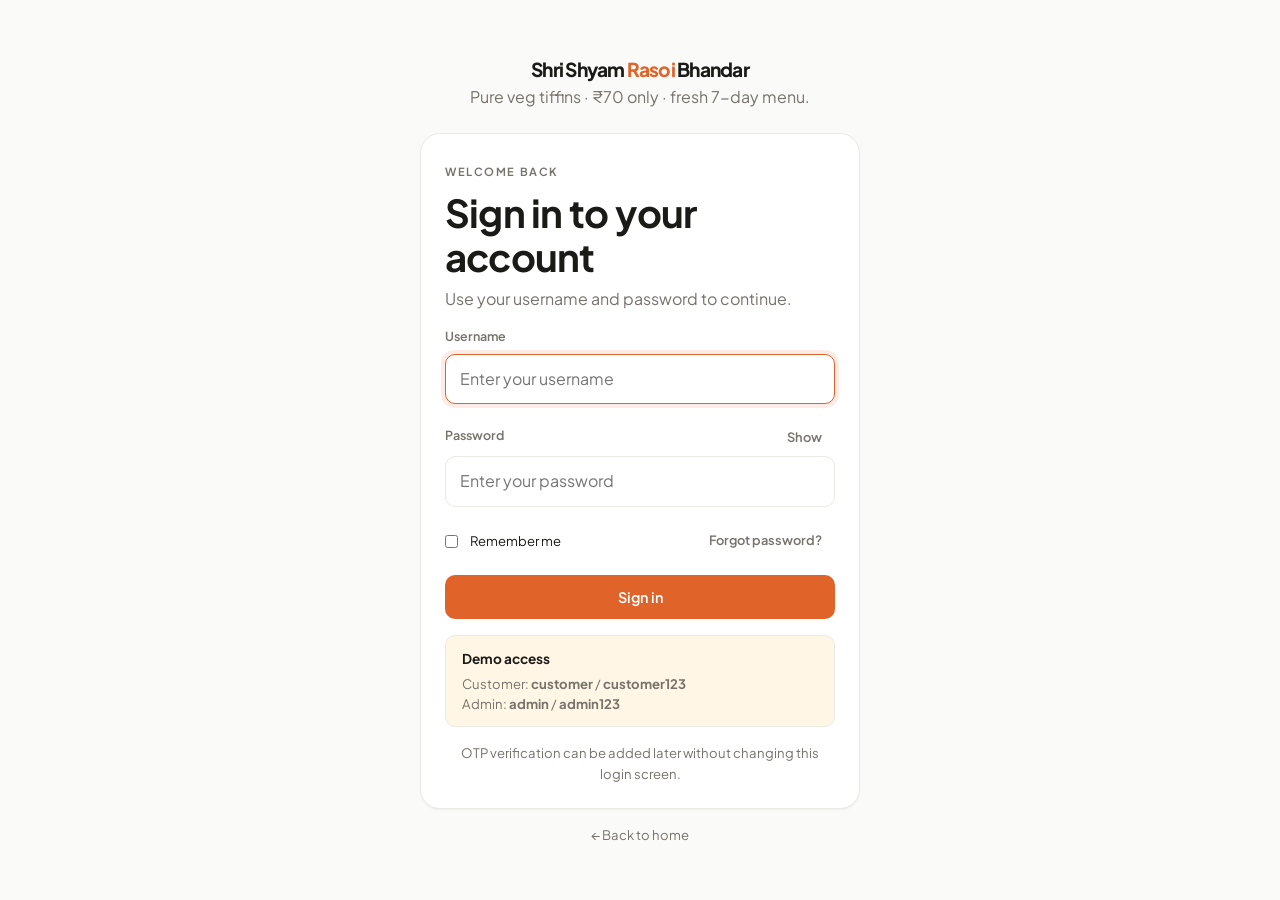
<file: app/menu.html>
﻿<!doctype html>
<html lang="en">
<head>
<meta charset="UTF-8">
<meta name="viewport" content="width=device-width, initial-scale=1, viewport-fit=cover">
<meta name="theme-color" content="#FAFAF8">
<title>Shri Shyam Rasoi · Tiffin Service</title>
<link rel="preconnect" href="https://fonts.googleapis.com"><link rel="preconnect" href="https://fonts.gstatic.com" crossorigin>
<link href="https://fonts.googleapis.com/css2?family=Plus+Jakarta+Sans:wght@400;500;600;700;800&display=swap" rel="stylesheet">
<link rel="stylesheet" href="../assets/css/tokens.css">
<link rel="stylesheet" href="../assets/css/base.css">
<link rel="stylesheet" href="../assets/css/layout.css">
<link rel="stylesheet" href="../assets/css/components.css">
<link rel="stylesheet" href="../assets/css/pages.css">
<link rel="stylesheet" href="../assets/css/app.css">
<script type="module" src="../assets/js/theme.js"></script><script src="../assets/js/enhancements.js" defer></script>
</head>
<body data-page="menu">
<div id="app"></div>
<script type="module" src="../assets/js/app.js"></script>
</body>
</html>
</file>
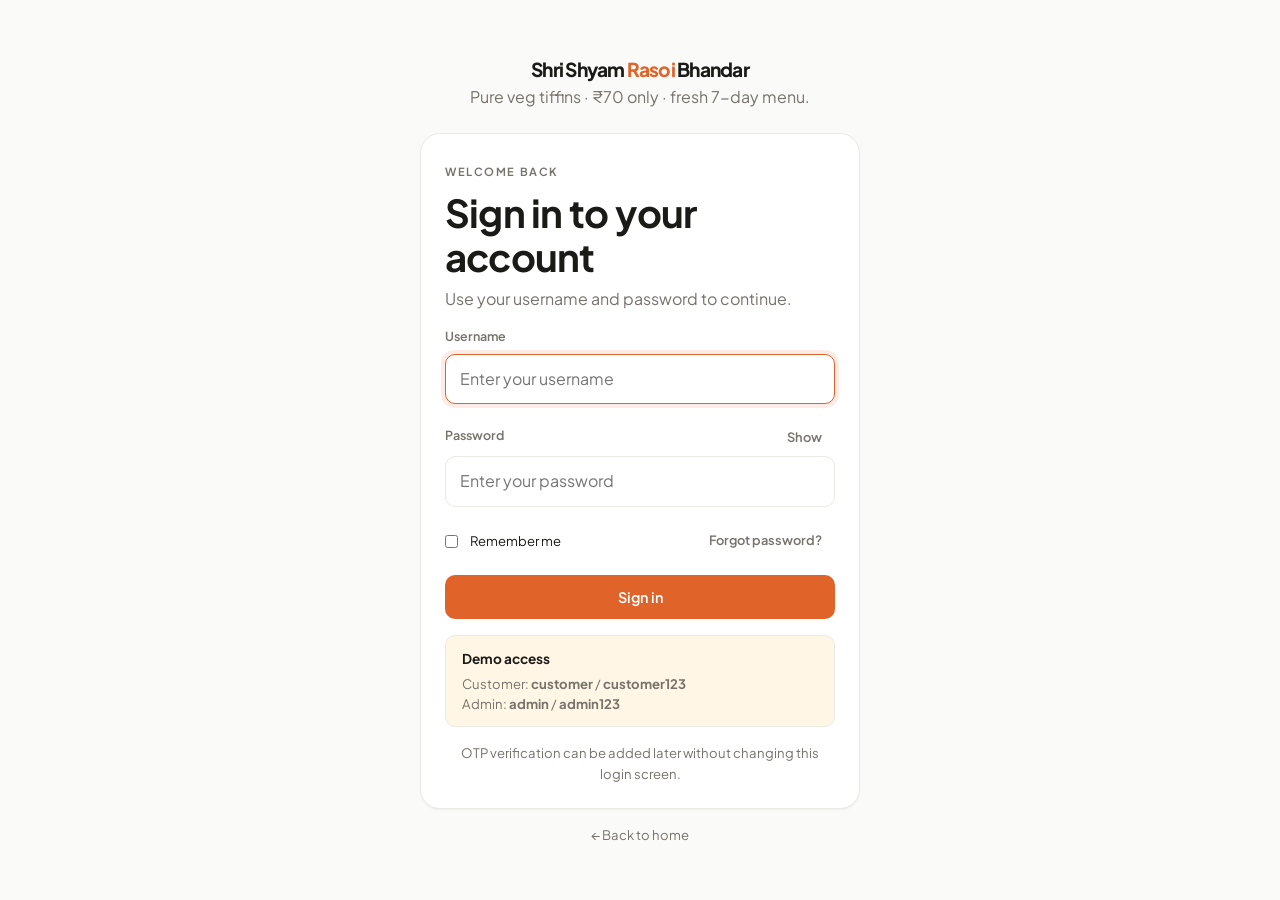
<file: app/orders.html>
<!doctype html>
<html lang="en">
<head>
<meta charset="UTF-8">
<meta name="viewport" content="width=device-width, initial-scale=1, viewport-fit=cover">
<meta name="theme-color" content="#FAFAF8">
<title>Shri Shyam Rasoi · Tiffin Service</title>
<link rel="preconnect" href="https://fonts.googleapis.com"><link rel="preconnect" href="https://fonts.gstatic.com" crossorigin>
<link href="https://fonts.googleapis.com/css2?family=Plus+Jakarta+Sans:wght@400;500;600;700;800&display=swap" rel="stylesheet">
<link rel="stylesheet" href="../assets/css/tokens.css">
<link rel="stylesheet" href="../assets/css/base.css">
<link rel="stylesheet" href="../assets/css/layout.css">
<link rel="stylesheet" href="../assets/css/components.css">
<link rel="stylesheet" href="../assets/css/pages.css">
<link rel="stylesheet" href="../assets/css/app.css">
<script type="module" src="../assets/js/theme.js"></script><script src="../assets/js/enhancements.js" defer></script>
</head>
<body data-page="orders">
<div id="app"></div>
<script type="module" src="../assets/js/app.js"></script>
</body>
</html>
</file>
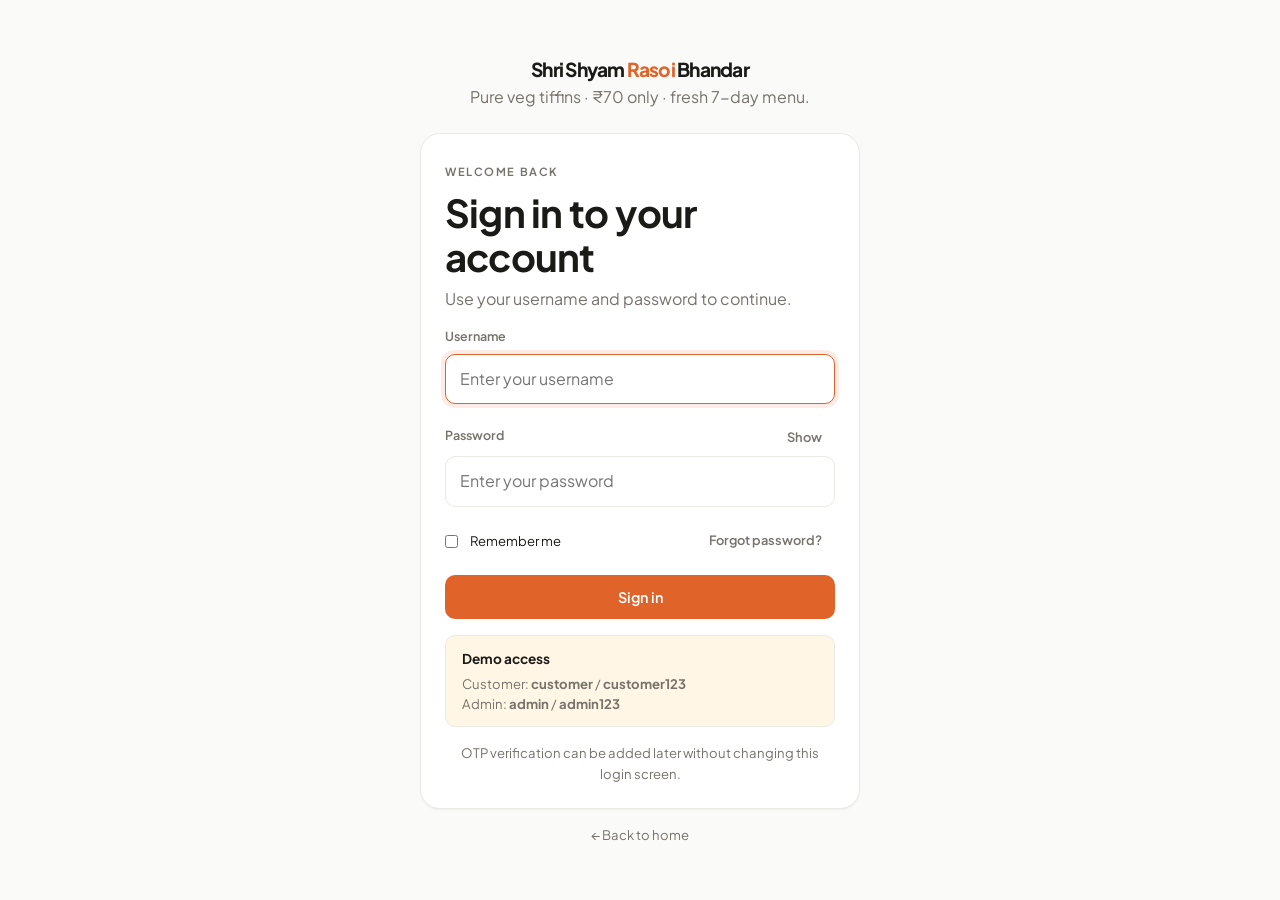
<file: app/profile.html>
<!doctype html>
<html lang="en">
<head>
<meta charset="UTF-8">
<meta name="viewport" content="width=device-width, initial-scale=1, viewport-fit=cover">
<meta name="theme-color" content="#FAFAF8">
<title>Shri Shyam Rasoi · Tiffin Service</title>
<link rel="preconnect" href="https://fonts.googleapis.com"><link rel="preconnect" href="https://fonts.gstatic.com" crossorigin>
<link href="https://fonts.googleapis.com/css2?family=Plus+Jakarta+Sans:wght@400;500;600;700;800&display=swap" rel="stylesheet">
<link rel="stylesheet" href="../assets/css/tokens.css">
<link rel="stylesheet" href="../assets/css/base.css">
<link rel="stylesheet" href="../assets/css/layout.css">
<link rel="stylesheet" href="../assets/css/components.css">
<link rel="stylesheet" href="../assets/css/pages.css">
<link rel="stylesheet" href="../assets/css/app.css">
<script type="module" src="../assets/js/theme.js"></script><script src="../assets/js/enhancements.js" defer></script>
</head>
<body data-page="profile">
<div id="app"></div>
<script type="module" src="../assets/js/app.js"></script>
</body>
</html>
</file>
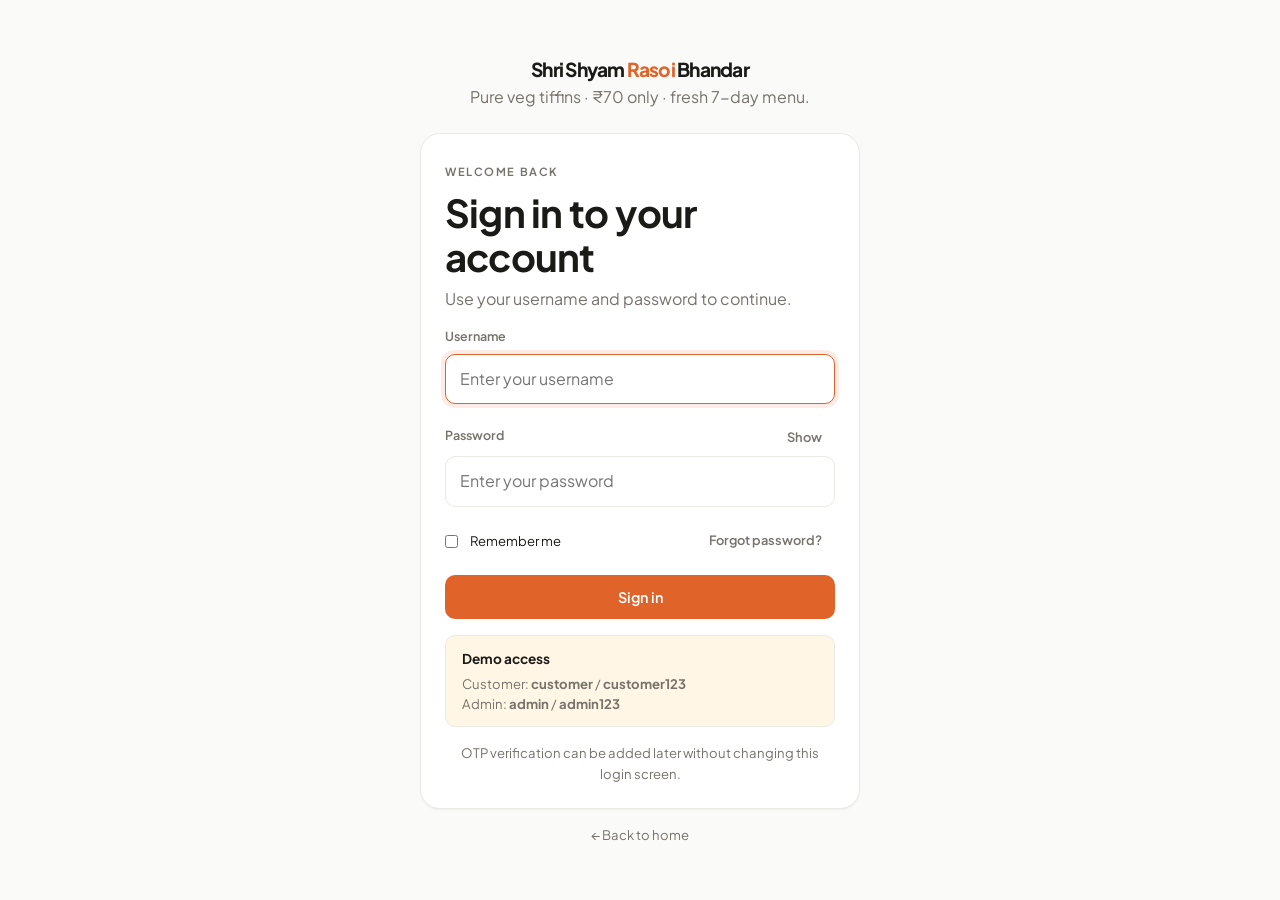
<file: app/subscriptions.html>
<!doctype html>
<html lang="en">
<head>
<meta charset="UTF-8">
<meta name="viewport" content="width=device-width, initial-scale=1, viewport-fit=cover">
<meta name="theme-color" content="#FAFAF8">
<title>Shri Shyam Rasoi · Tiffin Service</title>
<link rel="preconnect" href="https://fonts.googleapis.com"><link rel="preconnect" href="https://fonts.gstatic.com" crossorigin>
<link href="https://fonts.googleapis.com/css2?family=Plus+Jakarta+Sans:wght@400;500;600;700;800&display=swap" rel="stylesheet">
<link rel="stylesheet" href="../assets/css/tokens.css">
<link rel="stylesheet" href="../assets/css/base.css">
<link rel="stylesheet" href="../assets/css/layout.css">
<link rel="stylesheet" href="../assets/css/components.css">
<link rel="stylesheet" href="../assets/css/pages.css">
<link rel="stylesheet" href="../assets/css/app.css">
<script type="module" src="../assets/js/theme.js"></script><script src="../assets/js/enhancements.js" defer></script>
</head>
<body data-page="subscriptions">
<div id="app"></div>
<script type="module" src="../assets/js/app.js"></script>
</body>
</html>
</file>
<file: assets/css/tokens.css>
:root{
  --bg:#FAFAF8; --surface:#FFFFFF; --surface-2:#F4F2EE;
  --border:#ECEAE4; --text:#1A1A17; --muted:#77736B;
  --accent:#E0632A; --accent-h:#C9541F; --accent-soft:#FFF1EA;
  --accent-deep:#B24312;
  --accent-grad:linear-gradient(135deg,#F07C36 0%,#C4390F 100%);
  --gold:#E9A03C; --gold-soft:#FFF4E0;
  --ok:#1B8A5A; --ok-soft:#E8F6EF;
  --warn:#C8891B; --warn-soft:#FFF6E5;
  --err:#C4372C; --err-soft:#FDECEA;
  --r-sm:10px; --r-md:14px; --r-lg:20px; --r-xl:28px; --r-full:999px;
  --s1:4px; --s2:8px; --s3:12px; --s4:16px; --s5:24px; --s6:32px; --s7:48px;
  --sh-1:0 1px 2px rgba(26,26,23,.05);
  --sh-2:0 8px 28px -12px rgba(26,26,23,.18);
  --sh-3:0 30px 70px -32px rgba(26,26,23,.35);
  --glow-accent:0 14px 40px -12px rgba(224,99,42,.5);
  --ease:cubic-bezier(.2,.8,.2,1); --t:.2s var(--ease);
  --rail:248px; --topbar:64px;
  --f:'Plus Jakarta Sans',system-ui,-apple-system,'Segoe UI',sans-serif;
}
html[data-theme="dark"]{
  --bg:#121211; --surface:#1B1B19; --surface-2:#232320;
  --border:#2C2C29; --text:#F5F4F1; --muted:#9A968D; --accent-soft:#2A1A12;
  --gold-soft:#2b2210;
  --ok-soft:#14241d; --warn-soft:#2a2113; --err-soft:#2a1715;
  --sh-2:0 8px 28px -12px rgba(0,0,0,.6);
  --sh-3:0 30px 70px -32px rgba(0,0,0,.7);
}
@media (prefers-reduced-motion:reduce){
  *,*::before,*::after{animation-duration:.01ms!important;transition-duration:.01ms!important}
}
</file>
<file: assets/css/base.css>
*,*::before,*::after{box-sizing:border-box;margin:0;padding:0}
[hidden]{display:none !important}
html{-webkit-text-size-adjust:100%;scroll-behavior:smooth}
body{font-family:var(--f);font-size:15px;line-height:1.55;background:var(--bg);
  color:var(--text);-webkit-font-smoothing:antialiased;min-height:100dvh}
@media(min-width:768px){body{font-size:16px}}
img,svg{display:block;max-width:100%}
button,input,select,textarea{font:inherit;color:inherit}
button{background:none;border:0;cursor:pointer}
a{color:inherit;text-decoration:none}
ul,ol{list-style:none}
h1{font-size:clamp(1.6rem,4vw,2.4rem);letter-spacing:-.02em;font-weight:700;line-height:1.15}
h2{font-size:clamp(1.15rem,2.6vw,1.55rem);letter-spacing:-.015em;font-weight:650}
h3{font-size:1.02rem;font-weight:620}
.eyebrow{font-size:.7rem;letter-spacing:.14em;text-transform:uppercase;color:var(--muted);font-weight:650}
.muted{color:var(--muted)}
.small{font-size:.82rem}
.stack>*+*{margin-top:var(--s4)}
.stack-sm>*+*{margin-top:var(--s2)}
.row{display:flex;align-items:center;gap:var(--s3)}
.wrap{flex-wrap:wrap}
.between{display:flex;align-items:center;justify-content:space-between;gap:var(--s3)}
.sr{position:absolute;width:1px;height:1px;overflow:hidden;clip:rect(0 0 0 0)}
:focus-visible{outline:2px solid var(--accent);outline-offset:2px;border-radius:6px}
::selection{background:var(--accent);color:#fff}
</file>
<file: assets/css/components.css>
.btn{display:inline-flex;align-items:center;justify-content:center;gap:var(--s2);
  padding:11px 18px;border-radius:var(--r-sm);font-size:.9rem;font-weight:620;
  transition:background var(--t),transform var(--t),border-color var(--t),opacity var(--t),color var(--t);
  white-space:nowrap;min-height:44px}
.btn:active{transform:scale(.975)}
.btn--primary{background:var(--accent);color:#fff}
.btn--primary:hover{background:var(--accent-h)}
.btn--ghost{border:1px solid var(--border);background:var(--surface)}
.btn--ghost:hover{border-color:var(--accent);color:var(--accent)}
.btn--quiet{color:var(--muted);padding:8px 12px;min-height:38px}
.btn--quiet:hover{background:var(--surface-2);color:var(--text)}
.btn--danger{background:var(--err-soft);color:var(--err)}
.btn--ok{background:var(--ok-soft);color:var(--ok)}
.btn--block{width:100%}
.btn--sm{min-height:36px;padding:7px 13px;font-size:.8rem}
.btn[disabled]{opacity:.5;pointer-events:none}
.spin{width:15px;height:15px;border:2px solid currentColor;border-right-color:transparent;
  border-radius:50%;animation:spin .6s linear infinite;display:inline-block}
@keyframes spin{to{transform:rotate(360deg)}}

.card{background:var(--surface);border:1px solid var(--border);
  border-radius:var(--r-md);padding:var(--s5);box-shadow:var(--sh-1)}
.card--lg{border-radius:var(--r-lg)}
.card--pad-sm{padding:var(--s4)}
.card--hover{transition:transform var(--t),border-color var(--t),box-shadow var(--t)}
.card--hover:hover{transform:translateY(-3px);border-color:rgba(224,99,42,.4);box-shadow:var(--sh-2)}

.pill{display:inline-flex;align-items:center;gap:6px;padding:5px 11px;
  border-radius:var(--r-full);font-size:.7rem;font-weight:680;text-transform:capitalize}
.pill::before{content:"";width:6px;height:6px;border-radius:50%;background:currentColor}
.pill--pending{background:var(--warn-soft);color:var(--warn)}
.pill--approved,.pill--delivered,.pill--active{background:var(--ok-soft);color:var(--ok)}
.pill--rejected,.pill--cancelled{background:var(--err-soft);color:var(--err)}
.pill--neutral,.pill--preparing,.pill--confirmed{background:var(--surface-2);color:var(--muted)}
.pill--accent,.pill--out_for_delivery{background:var(--accent-soft);color:var(--accent)}
.chip{display:inline-flex;align-items:center;gap:8px;padding:9px 15px;border:1px solid var(--border);
  border-radius:var(--r-full);font-size:.85rem;font-weight:560;background:var(--surface);transition:all var(--t)}
.chip--on{background:var(--text);color:var(--bg);border-color:var(--text)}
.chip--pick{cursor:pointer}
.chip--pick:hover{border-color:var(--accent);color:var(--accent)}
.chip__x{display:grid;place-items:center;width:17px;height:17px;border-radius:50%;
  background:var(--surface-2);font-size:.7rem;line-height:1}
.chip__x:hover{background:var(--err-soft);color:var(--err)}

.field{display:block}
.field label{display:block;font-size:.78rem;font-weight:620;color:var(--muted);margin-bottom:6px}
.input,.select,.textarea{width:100%;padding:12px 14px;background:var(--surface);
  border:1px solid var(--border);border-radius:var(--r-sm);transition:border-color var(--t),box-shadow var(--t)}
.input:focus,.select:focus,.textarea:focus{outline:0;border-color:var(--accent);
  box-shadow:0 0 0 4px rgba(224,99,42,.12)}
.textarea{min-height:104px;resize:vertical}
.field .err{font-size:.75rem;color:var(--err);margin-top:5px;display:none}
.field.is-err .input,.field.is-err .textarea,.field.is-err .select{border-color:var(--err)}
.field.is-err .err{display:block}
.hint{font-size:.76rem;color:var(--muted)}
.prefix{display:flex;align-items:center;border:1px solid var(--border);border-radius:var(--r-sm);
  background:var(--surface);overflow:hidden;transition:border-color var(--t),box-shadow var(--t)}
.prefix:focus-within{border-color:var(--accent);box-shadow:0 0 0 4px rgba(224,99,42,.12)}
.prefix span{padding:0 4px 0 14px;color:var(--muted);font-weight:600}
.prefix input{border:0;background:none;padding:12px 14px 12px 8px;width:100%}
.prefix input:focus{outline:0}

.otp{display:flex;gap:8px}
.otp input{flex:1;height:56px;text-align:center;font-size:1.35rem;font-weight:700;
  border:1px solid var(--border);border-radius:var(--r-sm);background:var(--surface);transition:all var(--t)}
.otp input:focus{outline:0;border-color:var(--accent);box-shadow:0 0 0 4px rgba(224,99,42,.12)}
.otp.shake{animation:shake .38s}
@keyframes shake{0%,100%{transform:translateX(0)}20%{transform:translateX(-7px)}
  40%{transform:translateX(7px)}60%{transform:translateX(-4px)}80%{transform:translateX(4px)}}

.tbl-wrap{border:1px solid var(--border);border-radius:var(--r-md);overflow:auto;background:var(--surface)}
.tbl{width:100%;border-collapse:collapse;font-size:.88rem}
.tbl th{position:sticky;top:0;background:var(--surface-2);text-align:left;padding:12px 16px;
  font-size:.71rem;letter-spacing:.08em;text-transform:uppercase;color:var(--muted);z-index:1}
.tbl td{padding:14px 16px;border-top:1px solid var(--border);vertical-align:middle}
.tbl tbody tr{transition:background var(--t)}
.tbl tbody tr:hover{background:var(--surface-2)}
@media(max-width:760px){
  .tbl thead{display:none}
  .tbl tr{display:block;border-top:1px solid var(--border);padding:10px 4px}
  .tbl tr:first-child{border-top:0}
  .tbl td{display:flex;justify-content:space-between;gap:14px;border:0;padding:6px 12px;text-align:right}
  .tbl td::before{content:attr(data-l);color:var(--muted);font-size:.72rem;font-weight:600;
    text-transform:uppercase;letter-spacing:.06em;text-align:left}
}

.sk{background:linear-gradient(90deg,var(--surface-2) 25%,var(--border) 50%,var(--surface-2) 75%);
  background-size:200% 100%;animation:sh 1.3s infinite;border-radius:8px}
@keyframes sh{to{background-position:-200% 0}}
.sk--line{height:12px}.sk--title{height:20px;width:55%}.sk--card{height:148px;border-radius:var(--r-md)}

#toasts{position:fixed;z-index:120;bottom:calc(84px + env(safe-area-inset-bottom));
  left:50%;transform:translateX(-50%);display:flex;flex-direction:column;gap:10px;width:min(92vw,400px)}
@media(min-width:900px){#toasts{bottom:auto;top:20px;left:auto;right:20px;transform:none}}
.toast{display:flex;gap:11px;align-items:flex-start;padding:13px 15px;border-radius:var(--r-sm);
  background:var(--surface);border:1px solid var(--border);box-shadow:var(--sh-2);font-size:.87rem}
.toast i{width:18px;height:18px;flex:none;margin-top:1px}
.toast--ok{border-left:3px solid var(--ok)}.toast--ok i{color:var(--ok)}
.toast--err{border-left:3px solid var(--err)}.toast--err i{color:var(--err)}
.toast--info{border-left:3px solid var(--accent)}.toast--info i{color:var(--accent)}

.modal{position:fixed;inset:0;z-index:130;display:none;place-items:end center}
@media(min-width:900px){.modal{place-items:center}}
.modal.open{display:grid}
.modal__veil{position:absolute;inset:0;background:rgba(18,18,17,.48);backdrop-filter:blur(3px)}
.modal__box{position:relative;width:min(100%,540px);max-height:90dvh;overflow:auto;
  background:var(--surface);border-radius:var(--r-lg) var(--r-lg) 0 0;padding:var(--s5)}
@media(min-width:900px){.modal__box{border-radius:var(--r-lg)}}
.modal__grip{width:40px;height:4px;border-radius:9px;background:var(--border);margin:0 auto var(--s4)}
@media(min-width:900px){.modal__grip{display:none}}

.empty{display:grid;place-items:center;gap:var(--s3);text-align:center;padding:var(--s7) var(--s4);
  border:1px dashed var(--border);border-radius:var(--r-md);color:var(--muted)}
.empty i{width:38px;height:38px;stroke-width:1.3}

.tl{position:relative;margin-left:7px;border-left:1px solid var(--border)}
.tl li{position:relative;padding:0 0 26px 24px}
.tl li:last-child{padding-bottom:0}
.tl__dot{position:absolute;left:-7px;top:5px;width:13px;height:13px;border-radius:50%;background:var(--border)}
.tl li.done .tl__dot{background:var(--accent)}
.tl li.now .tl__dot::after{content:"";position:absolute;inset:0;border-radius:50%;
  background:var(--accent);opacity:.45;animation:ping 1.5s var(--ease) infinite}
@keyframes ping{to{transform:scale(2.6);opacity:0}}
</file>
<file: assets/css/pages.css>
/* ---------- landing ---------- */
.lp-nav{position:sticky;top:0;z-index:40;display:flex;
align-items:center;justify-content:space-between;gap:16px;padding:18px max(20px,6vw);
background:var(--bg);border-bottom:1px solid var(--border)}
.lp-brand{font-weight:750;font-size:1.2rem;letter-spacing:-.04em}
.lp-brand span{color:var(--accent)}
.hero{max-width:1100px;margin:auto;padding:80px 24px;display:grid;gap:32px;align-items:center}
.hero h1{font-size:clamp(2.5rem,7vw,4.8rem);max-width:760px}
.hero p{max-width:540px}
.hero__art{background:var(--accent-soft);border:1px solid var(--border);
border-radius:32px;padding:36px;display:grid;gap:18px}
.hero__meal{font-size:4rem;text-align:center}
.features{max-width:1100px;margin:auto;padding:0 24px 64px;display:grid;gap:16px}
@media(min-width:900px){
.hero{grid-template-columns:1.4fr 1fr;padding-block:100px}
.features{grid-template-columns:repeat(3,minmax(0,1fr))}
}
.auth{min-height:100dvh;display:grid;place-items:center;padding:24px}
.auth__box{width:min(100%,440px)}
.auth__brand{text-align:center;margin-bottom:24px}
.stat__value{font-size:clamp(1.5rem,4vw,2rem);font-weight:750;margin-block:8px}
.meal-grid{display:grid;grid-template-columns:repeat(auto-fit,minmax(min(100%,240px),1fr));gap:16px}
.meal__art{display:grid;place-items:center;min-height:120px;font-size:3rem;
background:var(--accent-soft);border-radius:var(--r-sm);margin-bottom:16px}
.page-head{display:flex;justify-content:space-between;align-items:start;gap:16px;flex-wrap:wrap}
.form-grid{display:grid;gap:16px}
@media(min-width:600px){.form-grid{grid-template-columns:repeat(2,minmax(0,1fr))}}
.form-grid .full{grid-column:1/-1}
.price{font-size:1.5rem;font-weight:750}
.notice{padding:12px 16px;background:var(--warn-soft);color:var(--text);
border:1px solid var(--border);border-radius:var(--r-sm);font-size:.85rem}
footer{padding:24px;text-align:center;color:var(--muted);font-size:.8rem}
.shell>,.grid>,.card,.field{min-width:0}
.otp input{min-width:0;width:100%}
input,select,textarea{font-size:16px}
button svg,.btn svg,.navlink svg{width:19px;height:19px;flex:none}
.tab svg{width:21px;height:21px}
.modal__box{padding-bottom:calc(var(--s5) + env(safe-area-inset-bottom))}
@media(prefers-reduced-motion:no-preference){
.page,.auth__box{animation:enter .3s ease both}
@keyframes enter{from{opacity:0;transform:translateY(8px)}to{opacity:1;transform:none}}
}
@media(prefers-reduced-motion:reduce){html{scroll-behavior:auto}}

/* ---------- responsive fixes ---------- */
@media (max-width: 599px){
  .page-head > .btn, .page-head > a { width:100%; }
  .page-head .stack-sm { width:100%; }
  .row.wrap > .field { width:100%; }
  .card { padding:18px; }
  .hero { padding-block:48px; }
  .hero__art { padding:24px; }
  .hero__meal { font-size:3rem; }
}
@media (min-width: 900px){
  .hero__art { min-height:320px; align-content:center; }
}


/* ---------- rich interaction layer ---------- */
body{overflow-x:hidden}
.btn{position:relative;overflow:hidden;isolation:isolate}
.btn .ripple{position:absolute;width:12px;height:12px;border-radius:50%;background:currentColor;opacity:.18;transform:translate(-50%,-50%) scale(0);animation:ripple .55s ease-out;pointer-events:none;z-index:-1}
@keyframes ripple{to{transform:translate(-50%,-50%) scale(18);opacity:0}}
.reveal{opacity:0;transform:translateY(14px);transition:opacity .55s var(--ease),transform .55s var(--ease)}
.reveal.is-visible{opacity:1;transform:none}
.meal-grid > article:nth-child(2){transition-delay:.05s}.meal-grid > article:nth-child(3){transition-delay:.1s}.meal-grid > article:nth-child(4){transition-delay:.15s}
.card--hover{transition:transform .28s var(--ease),box-shadow .28s var(--ease),border-color .28s var(--ease)}
@media(hover:hover) and (pointer:fine){.card--hover:hover{transform:translateY(-5px);box-shadow:0 18px 45px -28px rgba(26,26,23,.42);border-color:color-mix(in srgb,var(--accent) 25%,var(--border))}.meal__art{transition:transform .45s var(--ease)}.card--hover:hover .meal__art{transform:scale(1.025)}}
.meal__art{position:relative;overflow:hidden;background:radial-gradient(circle at 50% 30%,var(--surface),var(--accent-soft));min-height:150px}
.meal__art::after{content:'';position:absolute;width:100px;height:100px;border-radius:50%;border:1px solid color-mix(in srgb,var(--accent) 18%,transparent);right:-25px;top:-25px}
.meal__art::before{content:'✦';position:absolute;right:20px;bottom:14px;color:var(--accent);opacity:.45;font-size:1.2rem}
.heart-btn{border:1px solid var(--border);background:var(--surface);width:42px;height:42px;border-radius:50%;font-size:1.35rem;line-height:1;cursor:pointer;color:var(--muted);transition:all .2s var(--ease)}
.heart-btn[aria-pressed="true"]{color:var(--accent);background:var(--accent-soft);border-color:color-mix(in srgb,var(--accent) 28%,var(--border))}
.heart-pop{animation:heartPop .28s var(--ease)}@keyframes heartPop{50%{transform:scale(1.25)}100%{transform:scale(1)}}
.ambient{position:fixed;inset:0;pointer-events:none;z-index:-1;overflow:hidden;opacity:.28}.ambient span{position:absolute;left:calc((var(--i) + 1) * 17%);top:18%;font-size:1.3rem;color:var(--accent);animation:float 9s ease-in-out infinite;animation-delay:calc(var(--i) * -1.7s)}.ambient span:nth-child(even){top:62%;font-size:.9rem}@keyframes float{0%,100%{transform:translate3d(0,0,0) rotate(0);opacity:.18}50%{transform:translate3d(8px,-18px,0) rotate(15deg);opacity:.55}}
.hero{position:relative}.hero::before{content:'';position:absolute;width:260px;height:260px;border-radius:50%;background:var(--accent-soft);filter:blur(2px);right:2%;top:5%;z-index:-1;opacity:.65}.hero__art{position:relative;overflow:hidden;box-shadow:0 30px 70px -55px rgba(26,26,23,.5)}.hero__art::before{content:'';position:absolute;width:180px;height:180px;border-radius:50%;border:1px solid color-mix(in srgb,var(--accent) 22%,transparent);top:-70px;right:-60px}.hero__meal{animation:mealFloat 4s ease-in-out infinite}@keyframes mealFloat{50%{transform:translateY(-8px) rotate(1deg)}}
.stat__value{letter-spacing:-.04em}
.tl{position:relative;margin:0;padding:4px 0 4px 4px;list-style:none}.tl li{position:relative;display:flex;align-items:center;gap:12px;padding:12px 0;color:var(--muted)}.tl li.done{color:var(--text)}.tl li::before{content:'';position:absolute;left:7px;top:36px;height:18px;border-left:1px dashed var(--border)}.tl li:last-child::before{display:none}.tl__dot{width:16px;height:16px;border-radius:50%;border:2px solid var(--border);background:var(--surface);z-index:1}.tl li.done .tl__dot{border-color:var(--ok);background:var(--ok)}.tl li.now .tl__dot{box-shadow:0 0 0 6px var(--accent-soft);border-color:var(--accent);background:var(--accent);animation:pulse 1.8s infinite}@keyframes pulse{50%{box-shadow:0 0 0 10px transparent}}
@media(max-width:599px){.hero::before{width:170px;height:170px}.hero__art{border-radius:24px}.meal-grid{gap:12px}.meal-grid > article{min-height:100%}.heart-btn{width:44px;height:44px}}
@media(prefers-reduced-motion:reduce){.reveal{opacity:1;transform:none}.hero__meal,.ambient span,.tl li.now .tl__dot{animation:none}}

/* Username/password login */
.auth__box .card--lg { animation: authEnter .45s ease both; }
.auth__box .field:focus-within label { transform: translateY(-1px); transition: transform .2s ease; }
@keyframes authEnter {
  from { opacity: 0; transform: translateY(10px); }
  to { opacity: 1; transform: translateY(0); }
}
@media (prefers-reduced-motion: reduce) {
  .auth__box .card--lg { animation: none; }
}

/* ---------- weekly tiffin menu (app) ---------- */
.wk-today{display:flex;align-items:center;justify-content:space-between;gap:18px;flex-wrap:wrap;
  padding:clamp(18px,3vw,26px);border-radius:var(--r-lg);background:linear-gradient(135deg,var(--accent-soft),var(--surface));
  border:1px solid var(--border);margin-bottom:var(--s5)}
.wk-today h2{margin-top:2px}
.wk-week .hscroll{gap:12px}
.day-card{width:196px;padding:18px;border-radius:var(--r-lg);background:var(--surface);
  border:1px solid var(--border);box-shadow:var(--sh-1);display:flex;flex-direction:column;gap:8px;
  transition:transform var(--t),border-color var(--t),box-shadow var(--t)}
.day-card:hover{transform:translateY(-4px);box-shadow:var(--sh-2)}
.day-card--today{border-color:var(--accent);background:linear-gradient(160deg,var(--accent-soft),var(--surface))}
.day-card__badge{font-size:.66rem;font-weight:700;letter-spacing:.1em;text-transform:uppercase;color:var(--muted)}
.day-card--today .day-card__badge{color:var(--accent)}
.day-card__emoji{font-size:2.4rem}
.day-card h3{font-size:.98rem;font-weight:700;letter-spacing:-.01em;line-height:1.3}
.day-card .between{margin-top:auto;padding-top:6px}
</file>
<file: assets/css/home.css>
/* ============================================================
   Daily Tiffin · Landing (weekly tiffin service)
   ============================================================ */

/* ---------- brand splash loader ---------- */
.ck-splash{position:fixed;inset:0;z-index:300;display:grid;place-items:center;
  background:radial-gradient(120% 120% at 50% 40%,var(--surface),var(--surface-2));
  transition:opacity .45s var(--ease),visibility .45s}
.ck-splash__in{display:grid;place-items:center;gap:10px;text-align:center}
.ck-splash__logo{font-size:3.2rem;animation:splashPop .65s var(--ease) both;
  filter:drop-shadow(0 24px 26px rgba(0,0,0,.18))}
.ck-splash b{font-size:clamp(1.15rem,3vw,1.5rem);font-weight:800;letter-spacing:-.02em}
.ck-splash b span{background:var(--accent-grad);-webkit-background-clip:text;background-clip:text;color:transparent}
.ck-splash small{color:var(--muted);font-size:.85rem;animation:splashEmit 1.1s ease-in-out infinite}
.ck-splash.done{opacity:0;visibility:hidden;pointer-events:none}
@keyframes splashPop{0%{transform:scale(.5) rotate(-8deg);opacity:0}60%{transform:scale(1.18) rotate(3deg)}100%{transform:scale(1) rotate(0);opacity:1}}
@keyframes splashEmit{0%,100%{opacity:.35}50%{opacity:1}}
@media(prefers-reduced-motion:reduce){.ck-splash{display:none}}

/* ---------- hero headline word-reveal ---------- */
.ck-hero h1 .rw{display:inline-block;overflow:hidden;vertical-align:-.13em;padding-bottom:.06em;margin-bottom:-.06em}
.ck-hero h1 .rw-in{display:inline-block;transform:translateY(120%);opacity:0;
  transition:transform .7s var(--ease),opacity .7s var(--ease);
  transition-delay:calc(var(--i,0) * 65ms)}
.ck-hero h1.hero-in .rw-in{transform:translateY(0);opacity:1}

/* ---------- magnetic CTAs ---------- */
@media(pointer:fine){
  .ck-hero__actions .btn,.ck-cta .btn{transition:transform .18s var(--ease)}
}

/* ---------- nav ---------- */
.ck-nav{position:sticky;top:0;z-index:60;display:flex;align-items:center;justify-content:space-between;
  gap:16px;padding:14px clamp(16px,5vw,72px);
  border-bottom:1px solid transparent;
  transition:border-color var(--t),background var(--t),box-shadow var(--t)}
.ck-nav.is-stuck{background:color-mix(in srgb,var(--bg) 80%,transparent);
  backdrop-filter:blur(16px);-webkit-backdrop-filter:blur(16px);
  border-bottom-color:var(--border);box-shadow:0 10px 30px -24px rgba(26,26,23,.35);padding-block:10px}
.ck-nav__links{display:none;align-items:center;gap:6px}
.ck-nav__links a{padding:9px 14px;border-radius:var(--r-full);font-size:.9rem;font-weight:560;
  color:var(--muted);transition:color var(--t),background var(--t)}
.ck-nav__links a:hover{color:var(--text);background:var(--surface-2)}
.ck-nav__cta{display:flex;align-items:center;gap:10px}
@media(min-width:1024px){.ck-nav__links{display:flex}}

/* ---------- hero ---------- */
.ck-hero{position:relative;max-width:1280px;margin:auto;padding:clamp(56px,9vw,120px) clamp(16px,5vw,72px)
  clamp(72px,10vw,140px);display:grid;gap:clamp(36px,6vw,72px);align-items:center}
.ck-hero::before{content:'';position:absolute;inset:0;z-index:-2;pointer-events:none;
  background:
    radial-gradient(560px 360px at 88% 6%,var(--accent-soft),transparent 65%),
    radial-gradient(420px 320px at 6% 90%,var(--gold-soft),transparent 60%)}
.ck-hero__badge{display:inline-flex;align-items:center;gap:8px;padding:8px 14px;border-radius:var(--r-full);
  border:1px solid var(--border);background:var(--surface);font-size:.78rem;font-weight:620;
  box-shadow:var(--sh-1)}
.ck-hero__badge .dot-ico{width:8px;height:8px;border-radius:50%;background:var(--ok);box-shadow:0 0 0 4px var(--ok-soft)}
.ck-hero h1{font-size:clamp(2.5rem,6.4vw,4.6rem);line-height:1.04;letter-spacing:-.04em;font-weight:800;
  margin:.28em 0 .26em;max-width:720px}
.ck-hero h1 em{font-style:normal;background:linear-gradient(100deg,var(--accent),var(--accent-deep));
  -webkit-background-clip:text;background-clip:text;color:transparent}
.ck-hero .lead{font-size:clamp(1rem,1.5vw,1.16rem);line-height:1.72;max-width:560px;color:var(--muted)}
.ck-hero__actions{display:flex;gap:12px;flex-wrap:wrap;margin-top:30px;align-items:center}
.ck-hero__actions .btn{min-height:48px;padding:13px 22px;border-radius:var(--r-md);font-size:.94rem}
.ck-hero__rate{margin-top:26px;display:flex;gap:24px;flex-wrap:wrap;color:var(--muted);font-size:.85rem}
.ck-hero__rate b{color:var(--text);font-weight:750}
.ck-hero__rate .stars{color:var(--gold);letter-spacing:2px}
.ck-hero__today{margin-top:18px;display:inline-flex;align-items:center;gap:10px;flex-wrap:wrap;
  padding:9px 14px;border-radius:var(--r-full);border:1px dashed color-mix(in srgb,var(--accent) 45%,var(--border));
  background:var(--surface);font-size:.82rem;color:var(--muted)}
.ck-hero__today i{font-style:normal}
.ck-hero__today b{color:var(--text)}
.ck-cook-chip{font-weight:700;color:var(--accent);font-variant-numeric:tabular-nums;letter-spacing:.02em}
.ck-cook-chip.pulse{animation:chipGlow 1.6s var(--ease) infinite}
@keyframes chipGlow{50%{opacity:.5}}
@media(min-width:1024px){.ck-hero{grid-template-columns:1.05fr .95fr}}

/* ---------- hero art ---------- */
.ck-stage{position:relative;min-height:clamp(360px,44vw,520px)}
.ck-stage__plate{position:absolute;inset:0;width:min(92%,440px);aspect-ratio:1;margin:auto;display:grid;place-items:center;
  background:radial-gradient(120% 120% at 50% 20%,var(--surface),var(--accent-soft) 72%);
  border:1px solid var(--border);border-radius:50%;box-shadow:var(--sh-3);overflow:hidden;
  animation:plateSpin 44s linear infinite}
.ck-stage__plate::before{content:'';position:absolute;width:88%;aspect-ratio:1;border-radius:50%;
  border:1.5px dashed color-mix(in srgb,var(--accent) 30%,transparent);animation:spinSlow 22s linear infinite}
.ck-stage__plate::after{content:'';position:absolute;width:60%;aspect-ratio:1;border-radius:50%;
  background:radial-gradient(circle at 50% 45%,var(--surface),var(--accent-soft));opacity:.9}
@keyframes spinSlow{to{transform:rotate(360deg)}}
@keyframes plateSpin{to{transform:rotate(360deg)}}
.ck-stage__emoji{position:relative;z-index:2;font-size:clamp(6rem,12vw,9rem);
  filter:drop-shadow(0 28px 26px rgba(0,0,0,.16));animation:plateCounter 44s linear infinite}
@keyframes plateCounter{to{transform:rotate(-360deg)}}
.ck-stage__cook{position:absolute;width:76%;aspect-ratio:1;border-radius:50%;pointer-events:none;
  border:2px solid color-mix(in srgb,var(--accent) 55%,transparent);animation:cookPulse 2.4s var(--ease) infinite}
@keyframes cookPulse{0%{transform:scale(.9);opacity:.95}70%{transform:scale(1.14);opacity:0}100%{transform:scale(1.14);opacity:0}}
.ck-stage__ring{position:absolute;width:150px;height:150px;border-radius:50%;z-index:3;display:grid;
  place-items:center;background:var(--surface);border:1px solid var(--border);box-shadow:var(--sh-2)}
.ck-stage__ring small{font-size:.62rem;font-weight:650;letter-spacing:.08em;text-transform:uppercase;color:var(--muted)}
.ck-stage__ring .big{font-size:1.5rem;font-weight:800;line-height:1}
.ck-ring-a{left:2%;top:6%}.ck-ring-b{right:3%;top:16%}.ck-ring-c{left:6%;bottom:10%}.ck-ring-d{right:5%;bottom:5%}
.ck-chip{position:absolute;z-index:4;padding:11px 15px;border-radius:var(--r-full);background:var(--surface);
  border:1px solid var(--border);box-shadow:var(--sh-2);font-size:.8rem;font-weight:620;display:flex;
  gap:8px;align-items:center;animation:chipFloat 5s var(--ease) infinite}
.ck-chip i{font-style:normal;font-size:1.05rem}
.ck-chip--1{top:4%;right:8%;animation-delay:-1s}
.ck-chip--2{bottom:18%;left:-2%;animation-delay:-2.4s}
.ck-chip--3{top:34%;left:-4%;animation-delay:-3.6s}
@keyframes chipFloat{50%{transform:translateY(-8px)}}
.ck-stage__glow{position:absolute;z-index:-1;width:300px;height:300px;border-radius:50%;filter:blur(70px);
  background:color-mix(in srgb,var(--accent) 34%,transparent);top:10%;right:8%;pointer-events:none}
@media(prefers-reduced-motion:reduce){.ck-stage__plate,.ck-stage__plate::before,.ck-stage__emoji,.ck-stage__cook,.ck-cook-chip.pulse{animation:none}}
@media(max-width:1023px){.ck-stage{min-height:340px;margin-top:8px}
  .ck-ring-a,.ck-ring-b,.ck-ring-c,.ck-ring-d{display:none}
  .ck-chip--3{left:4%}.ck-chip--2{left:4%}}
@media(max-width:767px){
  .ck-chip{display:none}
  .ck-hero__today{width:100%;justify-content:center}
}

/* ---------- hero 3D wheel ---------- */
.ck-stage__3d{position:absolute;inset:0;z-index:2;width:min(92%,460px);aspect-ratio:1;margin:auto;display:grid;
  place-items:center;pointer-events:auto}
.ck-stage__3d:empty{display:none}
.ck-stage__3d canvas{border-radius:50%;box-shadow:var(--sh-3)}
body.rasoi-3d .ck-stage__plate{display:none}
@media(prefers-reduced-motion:reduce){body.rasoi-3d .ck-stage__plate{display:block}}

/* ---------- ticker ---------- */
.ck-ticker{overflow:hidden;border-block:1px solid var(--border);background:var(--surface)}
.ck-ticker__track{display:flex;gap:48px;width:max-content;padding:16px 0;animation:ticker 32s linear infinite}
.ck-ticker span{display:inline-flex;align-items:center;gap:14px;font-weight:650;font-size:.92rem;color:var(--muted);
  letter-spacing:.04em;text-transform:uppercase;white-space:nowrap}
.ck-ticker span i{font-style:normal;color:var(--accent)}
@keyframes ticker{to{transform:translateX(-50%)}}
.ck-ticker--days{background:linear-gradient(90deg,color-mix(in srgb,var(--accent) 12%,transparent),color-mix(in srgb,var(--accent) 3%,transparent))}
.ck-ticker--days .ck-ticker__track{gap:36px;padding:11px 0;animation-duration:52s}
.ck-ticker--days span{font-weight:600;font-size:.84rem;letter-spacing:.03em;gap:10px}
.ck-ticker--days span i{font-weight:800;font-size:.68rem;letter-spacing:.12em;padding:4px 9px;border-radius:var(--r-full);
  background:var(--accent-soft);color:var(--accent)}
.ck-ticker__track--rev{animation-name:tickerRev}
@keyframes tickerRev{to{transform:translateX(50%)}}
.ck-ticker:hover .ck-ticker__track{animation-play-state:paused}
@media(prefers-reduced-motion:reduce){.ck-ticker__track{animation:none;flex-wrap:wrap;justify-content:center}}

/* ---------- sections ---------- */
.ck-section{max-width:1180px;margin:auto;padding:clamp(56px,8vw,96px) clamp(16px,5vw,40px)}
.ck-head{display:flex;justify-content:space-between;gap:20px;align-items:end;margin-bottom:clamp(24px,4vw,36px)}
.ck-head h2{font-size:clamp(1.8rem,3.4vw,2.6rem);letter-spacing:-.03em;font-weight:800;line-height:1.12}
.ck-head p{margin-top:8px;max-width:520px}
.ck-head .btn{flex:none}

/* ---------- week menu ---------- */
.ck-tabs{position:relative;display:flex;gap:8px;flex-wrap:wrap;margin-bottom:16px}
.ck-tab{position:relative;z-index:1;padding:9px 16px;border-radius:var(--r-full);border:1px solid transparent;
  background:transparent;font-size:.84rem;font-weight:620;color:var(--muted);cursor:pointer;transition:color var(--t)}
.ck-tab:hover{color:var(--accent)}
.ck-tab.on{color:var(--bg);font-weight:720}
.ck-tab__glide{position:absolute;left:0;top:0;height:100%;border-radius:var(--r-full);background:var(--text);
  box-shadow:var(--sh-1);transition:left .32s var(--ease),width .32s var(--ease);z-index:0;pointer-events:none}
@media(max-width:699px){.ck-tab__glide{display:none}.ck-tab.on{background:var(--text);color:var(--bg);border-color:var(--text)}}

.ck-week-strip{display:grid;grid-template-columns:repeat(7,minmax(0,1fr));gap:10px;margin-bottom:18px}
.ck-day-mini{padding:14px 8px;text-align:center;border:1px solid var(--border);border-radius:var(--r-lg);
  background:var(--surface);cursor:pointer;transition:all var(--t);color:var(--muted)}
.ck-day-mini .d{font-size:.74rem;font-weight:750;letter-spacing:.04em;text-transform:uppercase;display:block}
.ck-day-mini .e{font-size:1.5rem;display:block;margin:7px 0 4px}
.ck-day-mini small{font-size:.68rem;font-weight:600;color:var(--muted)}
.ck-day-mini:hover{border-color:var(--accent);transform:translateY(-2px)}
.ck-day-mini.on{border-color:var(--accent);background:var(--accent-soft);color:var(--accent-deep);box-shadow:var(--sh-2)}
@media(max-width:700px){.ck-week-strip{display:flex;overflow-x:auto;scroll-snap-type:x mandatory;
  padding-bottom:8px}.ck-day-mini{flex:0 0 116px;scroll-snap-align:start}}

.ck-panels{display:grid;grid-template-columns:1fr;perspective:1500px}
.ck-panels > *{grid-area:1/1}
.ck-panel{display:grid;gap:22px;align-items:center;padding:clamp(22px,4vw,38px);border-radius:var(--r-xl);
  background:var(--surface);border:1px solid var(--border);box-shadow:var(--sh-1);overflow:hidden}
.ck-panel{display:grid;gap:22px;align-items:center;padding:clamp(22px,4vw,38px);border-radius:var(--r-xl);
  background:var(--surface);border:1px solid var(--border);box-shadow:var(--sh-1);overflow:hidden;position:relative}
.ck-panel > *{position:relative;z-index:1}
.ck-panel.ck-disk-out{animation:diskOut 1.4s var(--ease) both}
.ck-panel.ck-disk-in{animation:diskIn 1.4s var(--ease) both}
@keyframes diskOut{0%{transform:rotateY(0) translateX(0) translateZ(0);opacity:1}
  100%{transform:rotateY(-70deg) translateX(-78%) translateZ(-90px);opacity:0}}
@keyframes diskIn{0%{transform:rotateY(70deg) translateX(78%) translateZ(-90px);opacity:0}
  100%{transform:rotateY(0) translateX(0) translateZ(0);opacity:1}}
@media(prefers-reduced-motion:reduce){.ck-panel.ck-disk-out,.ck-panel.ck-disk-in{animation:none}}
.ck-panel__art{position:relative;min-height:220px;display:grid;place-items:center;border-radius:var(--r-lg);
  background:radial-gradient(circle at 50% 32%,var(--surface),var(--accent-soft));border:1px solid var(--border);overflow:hidden}
.ck-panel__art::before{content:'';position:absolute;width:140px;height:140px;border-radius:50%;border:1.5px dashed
  color-mix(in srgb,var(--accent) 32%,transparent);animation:spinSlow 36s linear infinite}
.ck-panel__art .food{position:relative;z-index:2;font-size:clamp(4.4rem,8vw,6rem);
  filter:drop-shadow(0 22px 20px rgba(0,0,0,.14));animation:panelBob 5.5s var(--ease) infinite}
@keyframes panelBob{50%{transform:translateY(-7px) rotate(-3deg)}}
.ck-panel__art .day-chip{position:absolute;top:14px;left:14px;z-index:2;padding:6px 12px;border-radius:var(--r-full);
  background:var(--text);color:var(--bg);font-size:.66rem;font-weight:700;letter-spacing:.1em;text-transform:uppercase}
.ck-panel h3{font-size:clamp(1.5rem,3vw,2rem);font-weight:800;letter-spacing:-.02em;margin:6px 0 4px}
.ck-dish__brand{font-size:.68rem;font-weight:700;letter-spacing:.14em;text-transform:uppercase;color:var(--accent)}
.ck-panel__list{margin:14px 0 2px}
.ck-panel__list li{display:flex;gap:10px;align-items:center;padding:9px 0;border-bottom:1px dashed var(--border);
  font-size:.93rem}
.ck-panel__list li:last-child{border-bottom:0}
.ck-panel__list li::before{content:'✓';color:var(--ok);font-weight:800}
.ck-panel__foot{display:flex;align-items:center;justify-content:space-between;gap:14px;flex-wrap:wrap;margin-top:18px}
.ck-panel__price{font-size:clamp(2rem,4vw,2.6rem);font-weight:800;letter-spacing:-.05em}
.per{font-size:.8rem;color:var(--muted)}
@media(min-width:900px){.ck-panel{grid-template-columns:.8fr 1.2fr}}

/* ---------- stat band ---------- */
.ck-stats{display:grid;grid-template-columns:repeat(2,minmax(0,1fr));gap:14px;margin-top:8px}
@media(min-width:900px){.ck-stats{grid-template-columns:repeat(4,minmax(0,1fr))}}
.ck-stat{padding:22px 20px;border-radius:var(--r-lg);background:var(--text);color:var(--bg);
  overflow:hidden;position:relative}
.ck-stat::after{content:'';position:absolute;right:-34px;top:-34px;width:110px;height:110px;border-radius:50%;
  background:color-mix(in srgb,var(--bg) 12%,transparent)}
.ck-stat b{display:block;font-size:clamp(1.7rem,3vw,2.3rem);font-weight:800;letter-spacing:-.04em;font-variant-numeric:tabular-nums}
.ck-stat span{font-size:.78rem;opacity:.72;font-weight:550}
@media(max-width:599px){.ck-stats{gap:10px}.ck-stat{padding:16px 14px}}

/* ---------- plans ---------- */
.ck-plans{display:grid;grid-template-columns:1fr;gap:16px}
@media(min-width:760px){.ck-plans{grid-template-columns:repeat(2,minmax(0,1fr))}}
.ck-plan{position:relative;padding:clamp(24px,4vw,34px);border-radius:var(--r-xl);background:var(--surface);
  border:1px solid var(--border);box-shadow:var(--sh-1);display:flex;flex-direction:column}
.ck-plan--hot{border-color:color-mix(in srgb,var(--accent) 50%,var(--border));box-shadow:var(--sh-2)}
.ck-plan__badge{position:absolute;top:-12px;left:22px;padding:5px 12px;border-radius:var(--r-full);
  background:var(--accent-grad);color:#fff;font-size:.66rem;font-weight:750;letter-spacing:.08em;text-transform:uppercase;
  box-shadow:var(--glow-accent)}
.ck-plan__price{font-size:clamp(2.2rem,4vw,3rem);font-weight:800;letter-spacing:-.06em;margin:10px 0 2px}
.ck-plan__price small{font-size:.82rem;font-weight:600;color:var(--muted);letter-spacing:0;margin-left:6px}
.ck-plan .per{margin-bottom:16px}
.ck-plan ul{flex:1}
.ck-plan ul li{display:flex;align-items:center;gap:9px;padding:7px 0;font-size:.92rem}
.ck-plan ul li::before{content:'✓';color:var(--ok);font-weight:800}
.ck-plan .btn{margin-top:18px;width:100%}

/* ---------- offers ---------- */
.ck-offers{display:grid;grid-template-columns:1fr;gap:14px}
@media(min-width:760px){.ck-offers{grid-template-columns:repeat(3,minmax(0,1fr))}}
.ck-offer{position:relative;overflow:hidden;border-radius:var(--r-xl);padding:26px;min-height:190px;
  display:flex;flex-direction:column;justify-content:flex-end;border:1px solid var(--border);
  transition:transform var(--t),box-shadow var(--t)}
.ck-offer:hover{transform:translateY(-4px);box-shadow:var(--sh-3)}
.ck-offer .big{font-size:2.6rem;font-weight:800;letter-spacing:-.05em;line-height:1}
.ck-offer p{font-size:.86rem;margin-top:8px;color:var(--muted)}
.ck-offer .arrow{margin-top:16px;width:40px;height:40px;border-radius:50%;display:grid;place-items:center;
  background:var(--surface);font-size:1.05rem;transition:transform var(--t)}
.ck-offer:hover .arrow{transform:rotate(-45deg)}
.ck-offer--a{background:linear-gradient(135deg,#FFF3E4,#FBD9C2)}
.ck-offer--b{background:linear-gradient(135deg,#22241F,#3A3D34);color:#fff}
.ck-offer--b p{color:color-mix(in srgb,#fff 72%,transparent)}
.ck-offer--b .arrow{color:#22241F}
.ck-offer--c{background:linear-gradient(135deg,#FBF3FF,#EEDDF7)}

/* ---------- how it works ---------- */
.ck-steps{display:grid;grid-template-columns:1fr;gap:14px}
@media(min-width:760px){.ck-steps{grid-template-columns:repeat(3,minmax(0,1fr))}}
.ck-step{position:relative;padding:26px;border-radius:var(--r-xl);background:var(--surface);
  border:1px solid var(--border);box-shadow:var(--sh-1);overflow:hidden}
.ck-step .num{font-size:3.4rem;font-weight:800;letter-spacing:-.08em;color:var(--accent);opacity:.14;
  position:absolute;right:18px;top:6px;font-variant-numeric:tabular-nums}
.ck-step__ico{width:54px;height:54px;border-radius:16px;display:grid;place-items:center;font-size:1.7rem;
  background:var(--accent-soft);margin-bottom:16px}
.ck-step h3{font-size:1.1rem;font-weight:750;letter-spacing:-.01em;margin-bottom:6px}
.ck-step p{font-size:.86rem;color:var(--muted);line-height:1.55}

/* ---------- call to order ---------- */
.ck-order{display:grid;grid-template-columns:1fr;gap:14px}
@media(min-width:760px){.ck-order{grid-template-columns:repeat(2,minmax(0,1fr))}}
.ck-order__card{display:flex;align-items:center;gap:16px;padding:22px 24px;border-radius:var(--r-xl);
  background:var(--surface);border:1px solid var(--border);box-shadow:var(--sh-1);
  transition:transform var(--t),box-shadow var(--t),border-color var(--t);text-decoration:none}
.ck-order__card:hover{transform:translateY(-3px);box-shadow:var(--sh-3);border-color:color-mix(in srgb,var(--accent) 55%,var(--border))}
.ck-order__ico{width:52px;height:52px;flex:0 0 52px;border-radius:14px;display:grid;place-items:center;font-size:1.5rem;
  background:var(--accent-soft)}
.ck-order__card b{display:block;font-size:1.12rem;font-weight:750;letter-spacing:-.01em}
.ck-order__card small{display:block;margin-top:2px;font-size:.8rem;color:var(--muted)}
.ck-order__acts{display:flex;flex-direction:column;gap:8px;margin-left:auto;align-items:stretch}
.ck-order__link{display:inline-flex;align-items:center;gap:8px;justify-content:center;padding:9px 16px;
  border-radius:var(--r-full);font-size:.82rem;font-weight:750;text-decoration:none;
  background:var(--accent-soft);color:var(--accent);border:1px solid color-mix(in srgb,var(--accent) 28%,var(--border));
  transition:transform var(--t),background var(--t),color var(--t);white-space:nowrap}
.ck-order__link:hover{transform:translateY(-1px);background:var(--accent-grad);color:#fff}
.ck-order__link--wa{background:var(--ok-soft);color:var(--ok);border-color:color-mix(in srgb,var(--ok) 28%,var(--border))}
.ck-order__link--wa:hover{background:var(--ok);color:#fff}

/* ---------- cta ---------- */
.ck-cta{position:relative;overflow:hidden;border-radius:var(--r-xl);padding:clamp(30px,6vw,56px);
  background:var(--text);color:var(--bg);display:flex;flex-wrap:wrap;gap:24px;align-items:center;
  justify-content:space-between;box-shadow:var(--sh-3)}
.ck-cta::before{content:'';position:absolute;width:280px;height:280px;border-radius:50%;right:-80px;top:-80px;
  background:radial-gradient(circle,color-mix(in srgb,var(--accent) 60%,transparent),transparent 70%)}
.ck-cta::after{content:'🍱';position:absolute;right:8%;bottom:-22px;font-size:6rem;opacity:.9;
  transform:rotate(-10deg);filter:drop-shadow(0 20px 18px rgba(0,0,0,.3))}
.ck-cta h2{font-size:clamp(1.7rem,3.6vw,2.5rem);font-weight:800;letter-spacing:-.03em;max-width:560px;line-height:1.15}
.ck-cta p{margin-top:8px;color:color-mix(in srgb,var(--bg) 72%,transparent);max-width:460px}
.ck-cta .btn{min-height:50px;padding:14px 24px;border-radius:var(--r-md);font-size:.94rem;position:relative;z-index:2}

/* ---------- footer ---------- */
.ck-foot{border-top:1px solid var(--border);padding:clamp(28px,5vw,44px) clamp(16px,5vw,72px) 40px}
.ck-foot__grid{max-width:1180px;margin:auto;display:grid;gap:26px}
@media(min-width:760px){.ck-foot__grid{grid-template-columns:1.4fr 1fr 1fr}}
.ck-foot h4{font-size:.74rem;letter-spacing:.14em;text-transform:uppercase;color:var(--muted);
  font-weight:700;margin-bottom:14px}
.ck-foot a{display:block;padding:5px 0;font-size:.88rem;color:var(--muted);transition:color var(--t)}
.ck-foot a:hover{color:var(--accent)}
.ck-foot__base{border-top:1px solid var(--border);margin-top:30px;padding-top:20px;max-width:1180px;margin-inline:auto;
  display:flex;justify-content:space-between;gap:12px;flex-wrap:wrap;color:var(--muted);font-size:.8rem}
.ck-foot__brand .lp-brand{font-size:1.35rem}
.ck-foot__brand p{color:var(--muted);font-size:.88rem;margin-top:8px;max-width:300px}

/* ---------- reading progress ---------- */
.ck-progress{position:fixed;top:0;left:0;right:auto;height:3px;z-index:70;border-radius:0 var(--r-full) var(--r-full) 0;
  background:linear-gradient(90deg,var(--accent),var(--accent-deep));box-shadow:var(--glow-accent);
  transform-origin:0 50%;transform:scaleX(0);pointer-events:none}

/* ---------- staggered section reveals ---------- */
.ck-offers .ck-offer:nth-child(2),.ck-plans .ck-plan:nth-child(2),
.ck-steps .ck-step:nth-child(2),.ck-order .ck-order__card:nth-child(2){transition-delay:.1s}
.ck-offers .ck-offer:nth-child(3),.ck-steps .ck-step:nth-child(3){transition-delay:.2s}

/* ---------- 3D tilt (fine pointers only) ---------- */
@media(pointer:fine){
  .ck-plan,.ck-offer,.ck-order__card{transition:transform .18s var(--ease),box-shadow var(--t),border-color var(--t),
    background var(--t)}
  .ck-plan{transform-style:preserve-3d}
}

/* ---------- scroll parallax ---------- */
.ck-hero__copy{will-change:transform,opacity}
.ck-stage{will-change:transform}

/* ---------- reality ---------- */
.ck-hero > *,.ck-panel,.ck-offer,.ck-step,.ck-plan{will-change:transform,opacity}
</file>
<file: assets/css/layout.css>
.shell{min-height:100dvh;background:
  radial-gradient(120% 60% at 100% 0%,color-mix(in srgb,var(--accent-soft) 55%,transparent),transparent 45%),
  radial-gradient(120% 60% at 0% 100%,color-mix(in srgb,var(--gold-soft) 40%,transparent),transparent 45%),var(--bg)}
@media(min-width:900px){.shell{display:grid;grid-template-columns:var(--rail) 1fr}}
.rail{display:none;flex-direction:column;gap:2px;padding:var(--s4);
  border-right:1px solid var(--border);background:color-mix(in srgb,var(--surface) 82%,transparent);
  backdrop-filter:blur(16px);-webkit-backdrop-filter:blur(16px);position:sticky;top:0;height:100dvh}
@media(min-width:900px){.rail{display:flex}}
.rail__brand{display:flex;align-items:center;gap:11px;padding:14px 12px 24px;color:var(--text)}
.rail__brand b{font-weight:800;letter-spacing:-.02em;font-size:1.08rem;line-height:1.1}
.rail__brand small{display:block;font-size:.64rem;font-weight:600;letter-spacing:.12em;text-transform:uppercase;color:var(--muted)}
.rail__brand .dot{width:34px;height:34px;flex:none;display:grid;place-items:center;border-radius:12px;
  color:#fff;background:var(--accent-grad);box-shadow:var(--glow-accent);font-size:.95rem}
.navlink{display:flex;align-items:center;gap:12px;padding:11px 12px;border-radius:var(--r-md);
  font-size:.9rem;color:var(--muted);transition:all var(--t);position:relative}
.navlink:hover{background:var(--surface-2);color:var(--text)}
.navlink.on{background:var(--accent-soft);color:var(--accent);font-weight:700}
.navlink.on::after{content:'';position:absolute;left:0;top:50%;transform:translateY(-50%);
  width:3px;height:18px;border-radius:99px;background:var(--accent-grad)}
.navlink i{width:19px;height:19px;flex:none;display:grid;place-items:center}
.navlink.on i{transform:scale(1.12)}
.rail__foot{margin-top:auto;border-top:1px solid var(--border);padding-top:var(--s3)}
.topbar{position:sticky;top:0;z-index:40;height:var(--topbar);display:flex;align-items:center;
  justify-content:space-between;gap:var(--s3);padding:0 var(--s4);
  background:color-mix(in srgb,var(--bg) 78%,transparent);backdrop-filter:blur(16px);
  -webkit-backdrop-filter:blur(16px);border-bottom:1px solid var(--border)}
@media(min-width:900px){.topbar{padding:0 var(--s6)}}
.topbar__t{font-weight:750;letter-spacing:-.01em;display:flex;align-items:center;gap:10px}
.topbar__t::before{content:'';width:7px;height:7px;border-radius:50%;background:var(--accent);
  box-shadow:0 0 0 4px color-mix(in srgb,var(--accent) 18%,transparent)}
.avatar{width:34px;height:34px;border-radius:50%;background:var(--accent-grad);color:#fff;
  display:grid;place-items:center;font-size:.74rem;font-weight:700;flex:none;
  box-shadow:var(--glow-accent);letter-spacing:.02em}
.page{padding:var(--s5) var(--s4) calc(96px + env(safe-area-inset-bottom));
  max-width:1120px;margin:0 auto;width:100%}
@media(min-width:900px){.page{padding:var(--s6) var(--s6) var(--s7)}}
.tabbar{position:fixed;inset-inline:0;bottom:0;z-index:50;display:grid;grid-auto-flow:column;
  grid-auto-columns:1fr;border-top:1px solid var(--border);
  background:color-mix(in srgb,var(--surface) 88%,transparent);backdrop-filter:blur(18px);
  -webkit-backdrop-filter:blur(18px);padding-bottom:env(safe-area-inset-bottom)}
@media(min-width:900px){.tabbar{display:none}}
.tab{position:relative;display:flex;flex-direction:column;align-items:center;gap:4px;padding:9px 0 8px;
  font-size:10.5px;font-weight:620;color:var(--muted);transition:color var(--t),transform var(--t)}
.tab:active{transform:scale(.93)}
.tab.on{color:var(--accent);font-weight:700}
.tab.on::before{content:'';position:absolute;top:4px;left:50%;transform:translateX(-50%);
  width:22px;height:3px;border-radius:99px;background:var(--accent-grad)}
.tab i{width:21px;height:21px;display:grid;place-items:center}
.grid{display:grid;gap:var(--s4)}
.grid--stats{grid-template-columns:repeat(2,1fr)}
@media(min-width:900px){.grid--stats{grid-template-columns:repeat(4,1fr)}}
.grid--2{grid-template-columns:1fr}
@media(min-width:880px){.grid--2{grid-template-columns:1.45fr 1fr}}
.grid--week{grid-template-columns:repeat(7,1fr);gap:var(--s3)}
.hscroll{display:flex;gap:9px;overflow-x:auto;scroll-snap-type:x mandatory;
  padding:2px 4px 10px;margin-inline:-4px;scrollbar-width:none}
.hscroll::-webkit-scrollbar{display:none}
.hscroll>*{scroll-snap-align:start;flex:0 0 auto}
.only-m{display:block}.only-d{display:none}
@media(min-width:900px){.only-m{display:none}.only-d{display:block}}

/* ---------- page switch transition ---------- */
@keyframes pageIn{from{opacity:0;transform:translateY(16px)}to{opacity:1;transform:none}}
.page-enter{animation:pageIn .5s var(--ease) both}

/* ---------- order progress strip ---------- */
.ord-progress{position:relative;border-radius:var(--r-lg);padding:20px 22px;
  background:linear-gradient(120deg,var(--surface),color-mix(in srgb,var(--accent-soft) 55%,var(--surface)));
  border:1px solid var(--border);box-shadow:var(--sh-2)}
.ord-progress__head{display:flex;align-items:center;justify-content:space-between;gap:12px;margin-bottom:16px}
.ord-progress__head h2{display:flex;align-items:center;gap:9px;font-size:1.02rem}
.live-dot{position:relative;width:9px;height:9px;border-radius:50%;background:var(--ok);flex:none}
.live-dot::after{content:'';position:absolute;inset:-4px;border-radius:50%;
  border:2px solid color-mix(in srgb,var(--ok) 45%,transparent);animation:livePing 1.8s ease-out infinite}
@keyframes livePing{0%{transform:scale(.4);opacity:1}100%{transform:scale(1.5);opacity:0}}
.ord-steps{display:flex;align-items:flex-start;gap:0}
.ord-step{flex:1;min-width:0;display:flex;flex-direction:column;gap:10px;position:relative}
.ord-step__bar{height:3px;border-radius:99px;background:color-mix(in srgb,var(--border) 70%,transparent);overflow:hidden;margin-top:7px}
.ord-step.done .ord-step__bar,.ord-step.now .ord-step__bar{background:var(--accent)}
.ord-step.now .ord-step__bar::after{content:'';display:block;height:100%;width:40%;
  background:linear-gradient(90deg,transparent,var(--gold));animation:stepSlide 1.4s ease-in-out infinite}
@keyframes stepSlide{0%{transform:translateX(-100%)}100%{transform:translateX(250%)}}
.ord-step__tip{display:flex;flex-direction:column;gap:3px}
.ord-step__dot{width:12px;height:12px;border-radius:50%;background:color-mix(in srgb,var(--border) 60%,transparent);flex:none;margin-top:3px}
.ord-step.done .ord-step__dot,.ord-step.now .ord-step__dot{background:var(--accent);box-shadow:0 0 0 4px color-mix(in srgb,var(--accent) 20%,transparent)}
.ord-step.now .ord-step__dot{animation:dotPulse 1.8s ease-in-out infinite}
@keyframes dotPulse{50%{box-shadow:0 0 0 7px color-mix(in srgb,var(--accent) 14%,transparent)}}
.ord-step__label{font-size:.74rem;font-weight:650;line-height:1.15}
.ord-step__time{font-size:.68rem;color:var(--muted)}
.ord-step.done .ord-step__label{color:var(--text)}
.ord-step.now .ord-step__label{color:var(--accent)}
.ord-step:not(:last-child){padding-right:8px}
</file>
<file: assets/css/app.css>
/* ============================================================
   Daily Tiffin · Shared App/Admin Premium Layer
   Adds entrance reveals, micro-interactions, page transitions
   without overriding existing tokens/base/layout/components/pages
   ============================================================ */

/* ---------- reveal-on-scroll (reuses enhancements.js observer) ---------- */
.reveal{opacity:0;transform:translateY(14px);transition:opacity .55s var(--ease),transform .55s var(--ease)}
.reveal.is-visible{opacity:1;transform:none}

/* stagger delays for grids */
.meal-grid > article:nth-child(2){transition-delay:.05s}
.meal-grid > article:nth-child(3){transition-delay:.1s}
.meal-grid > article:nth-child(4){transition-delay:.15s}
.meal-grid > article:nth-child(5){transition-delay:.2s}
.meal-grid > article:nth-child(6){transition-delay:.25s}

.ck-plans > article:nth-child(2),
.ck-offers > article:nth-child(2),
.ck-steps > article:nth-child(2),
.ck-order > article:nth-child(2){transition-delay:.1s}
.ck-offers > article:nth-child(3),
.ck-steps > article:nth-child(3){transition-delay:.2s}

/* ---------- card hover lift (fine pointers only) ---------- */
@media(hover:hover) and (pointer:fine){
  .card--hover{
    transition:transform .28s var(--ease),box-shadow .28s var(--ease),border-color .28s var(--ease)
  }
  .card--hover:hover{
    transform:translateY(-5px);
    box-shadow:0 18px 45px -28px rgba(26,26,23,.42);
    border-color:color-mix(in srgb,var(--accent) 25%,var(--border))
  }
  .meal__art{
    transition:transform .45s var(--ease)
  }
  .card--hover:hover .meal__art{
    transform:scale(1.025)
  }
}

/* ---------- magnetic buttons (fine pointers only) ---------- */
@media(pointer:fine){
  .btn[data-magnetic]{
    transition:transform .18s var(--ease)
  }
}

/* ---------- 3D tilt on plan/offer/order cards (fine pointers only) ---------- */
@media(pointer:fine){
  .ck-plan,.ck-offer,.ck-order__card{
    transition:transform .18s var(--ease),box-shadow var(--t),border-color var(--t),background var(--t);
    transform-style:preserve-3d
  }
}

/* ---------- page enter animation ---------- */
.page-enter{
  animation:pageIn .5s var(--ease) both;
  will-change: transform, opacity
}
@media (max-width: 599px) {
  .page-enter { animation-duration: .3s; }
}
@keyframes pageIn{
  from{opacity:0;transform:translateY(16px)}
  to{opacity:1;transform:none}
}

/* ---------- reveal elements get will-change for layer promotion ---------- */
.reveal {
  will-change: transform, opacity
}
.reveal.is-visible {
  will-change: auto
}

/* ---------- animated cards get will-change on hover (fine pointer) ---------- */
@media(hover:hover) and (pointer:fine) {
  .card--hover { will-change: transform, box-shadow, border-color; }
  .meal__art { will-change: transform; }
}

/* ---------- reading progress bar (optional, matches home) ---------- */
.reading-progress{
  position:fixed;top:0;left:0;right:auto;height:3px;z-index:70;
  border-radius:0 var(--r-full) var(--r-full) 0;
  background:linear-gradient(90deg,var(--accent),var(--accent-deep));
  box-shadow:var(--glow-accent);
  transform-origin:0 50%;transform:scaleX(0);pointer-events:none
}

/* ---------- heart button pop ---------- */
.heart-pop{animation:heartPop .28s var(--ease)}
@keyframes heartPop{50%{transform:scale(1.25)}100%{transform:scale(1)}}

/* ---------- ambient sparkles (subtle, reduced-motion safe, desktop only) ---------- */
@media (min-width: 768px) {
  .ambient{
    position:fixed;inset:0;pointer-events:none;z-index:-1;overflow:hidden;opacity:.18;
    will-change: transform, opacity
  }
  .ambient span{
    position:absolute;left:calc((var(--i) + 1) * 17%);top:18%;
    font-size:1.3rem;color:var(--accent);
    animation:float 9s ease-in-out infinite;
    animation-delay:calc(var(--i) * -1.7s);
    will-change: transform, opacity
  }
  .ambient span:nth-child(even){top:62%;font-size:.9rem}
  @keyframes float{
    0%,100%{transform:translate3d(0,0,0) rotate(0);opacity:.18}
    50%{transform:translate3d(8px,-18px,0) rotate(15deg);opacity:.55}
  }
}
@media(prefers-reduced-motion:reduce){
  .ambient span{animation:none}
}

/* ---------- admin rail accent variant ---------- */
body[data-admin="true"] .rail{
  background:color-mix(in srgb,var(--surface) 90%,var(--accent-soft) 8%)
}
body[data-admin="true"] .navlink.on{
  background:var(--accent);
  color:#fff
}
body[data-admin="true"] .navlink.on::after{
  background:linear-gradient(180deg,#fff,#ffe0b2)
}
body[data-admin="true"] .topbar__t::before{
  background:var(--gold)
}

/* ---------- day card today highlight ---------- */
.day-card--today{
  border-color:var(--accent);
  background:linear-gradient(160deg,var(--accent-soft),var(--surface))
}
.day-card--today .day-card__badge{
  color:var(--accent)
}

/* ---------- meal art decorative accents ---------- */
.meal__art{
  position:relative;
  overflow:hidden;
  background:radial-gradient(circle at 50% 30%,var(--surface),var(--accent-soft));
  min-height:150px
}
.meal__art::after{
  content:'';
  position:absolute;
  width:100px;height:100px;
  border-radius:50%;
  border:1px solid color-mix(in srgb,var(--accent) 18%,transparent);
  right:-25px;top:-25px
}
.meal__art::before{
  content:'✦';
  position:absolute;
  right:20px;bottom:14px;
  color:var(--accent);
  opacity:.45;
  font-size:1.2rem
}

/* ---------- timeline live dot pulse ---------- */
.live-dot::after{
  content:'';
  position:absolute;inset:-4px;border-radius:50%;
  border:2px solid color-mix(in srgb,var(--ok) 45%,transparent);
  animation:livePing 1.8s ease-out infinite
}
@keyframes livePing{
  0%{transform:scale(.4);opacity:1}
  100%{transform:scale(1.5);opacity:0}
}

/* ---------- lazy load for smooth mobile scrolling ---------- */
.lazy-load{opacity:0;transform:translateY(20px);transition:opacity .5s var(--ease),transform .5s var(--ease);will-change:transform,opacity}
.lazy-load.is-loaded{opacity:1;transform:none;will-change:auto}

/* stagger delays for lazy loaded grids */
.meal-grid > article.lazy-load:nth-child(2){transition-delay:.05s}
.meal-grid > article.lazy-load:nth-child(3){transition-delay:.1s}
.meal-grid > article.lazy-load:nth-child(4){transition-delay:.15s}
.meal-grid > article.lazy-load:nth-child(5){transition-delay:.2s}
.meal-grid > article.lazy-load:nth-child(6){transition-delay:.25s}

.ck-plans > article.lazy-load:nth-child(2),
.ck-offers > article.lazy-load:nth-child(2),
.ck-steps > article.lazy-load:nth-child(2),
.ck-order > article.lazy-load:nth-child(2){transition-delay:.1s}
.ck-offers > article.lazy-load:nth-child(3),
.ck-steps > article.lazy-load:nth-child(3){transition-delay:.2s}

/* ---------- step progress slide ---------- */
.ord-step.now .ord-step__bar::after{
  content:'';
  display:block;height:100%;width:40%;
  background:linear-gradient(90deg,transparent,var(--gold));
  animation:stepSlide 1.4s ease-in-out infinite
}
@keyframes stepSlide{
  0%{transform:translateX(-100%)}
  100%{transform:translateX(250%)}
}

/* ---------- timeline dot pulse ---------- */
.ord-step.now .ord-step__dot{
  animation:dotPulse 1.8s ease-in-out infinite
}
@keyframes dotPulse{
  50%{box-shadow:0 0 0 7px color-mix(in srgb,var(--accent) 14%,transparent)}
}

/* ---------- reduced motion safety ---------- */
@media(prefers-reduced-motion:reduce){
  .reveal{opacity:1;transform:none}
  .lazy-load{opacity:1;transform:none}
  .page-enter{animation:none}
  .heart-pop{animation:none}
  .ambient span{animation:none}
  .live-dot::after{animation:none}
  .ord-step.now .ord-step__bar::after{animation:none}
  .ord-step.now .ord-step__dot{animation:none}
  .meal__art{animation:none}
  .card--hover:hover{transform:none;box-shadow:var(--sh-1)}
}
</file>
